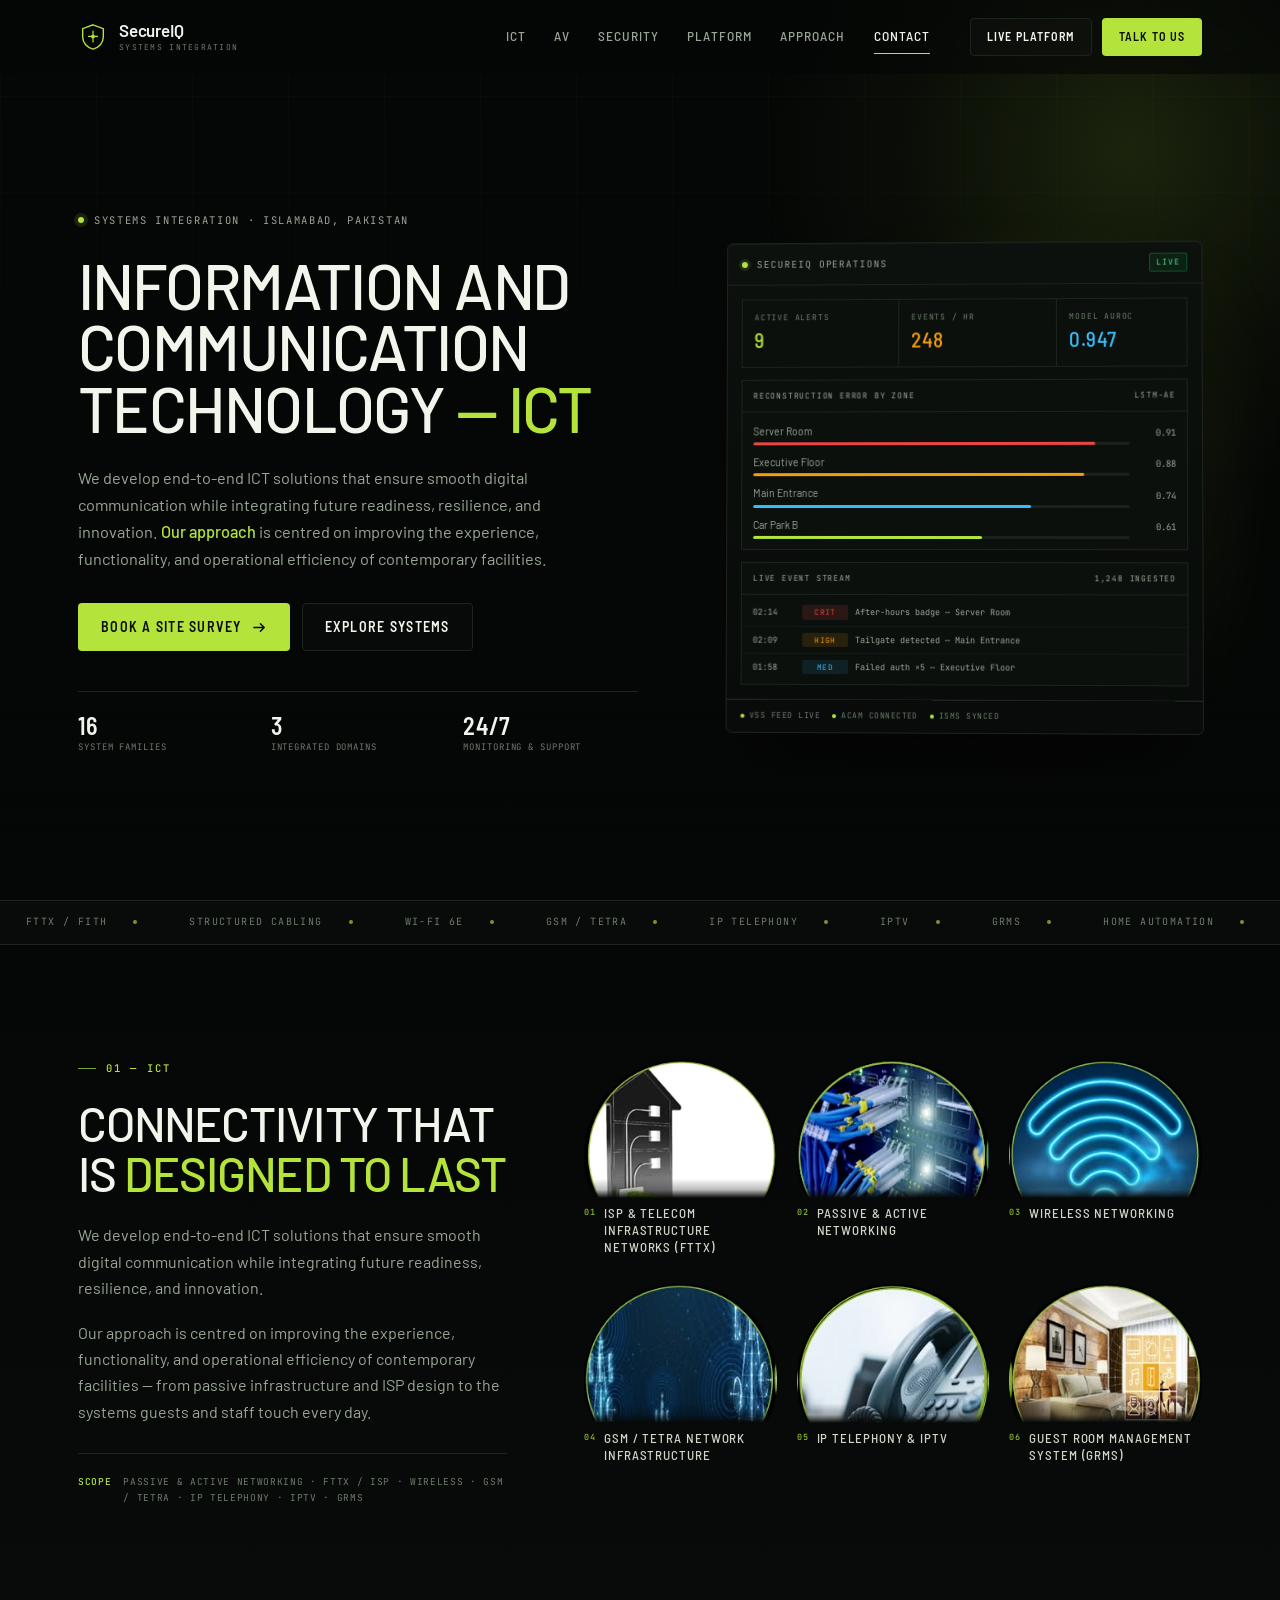
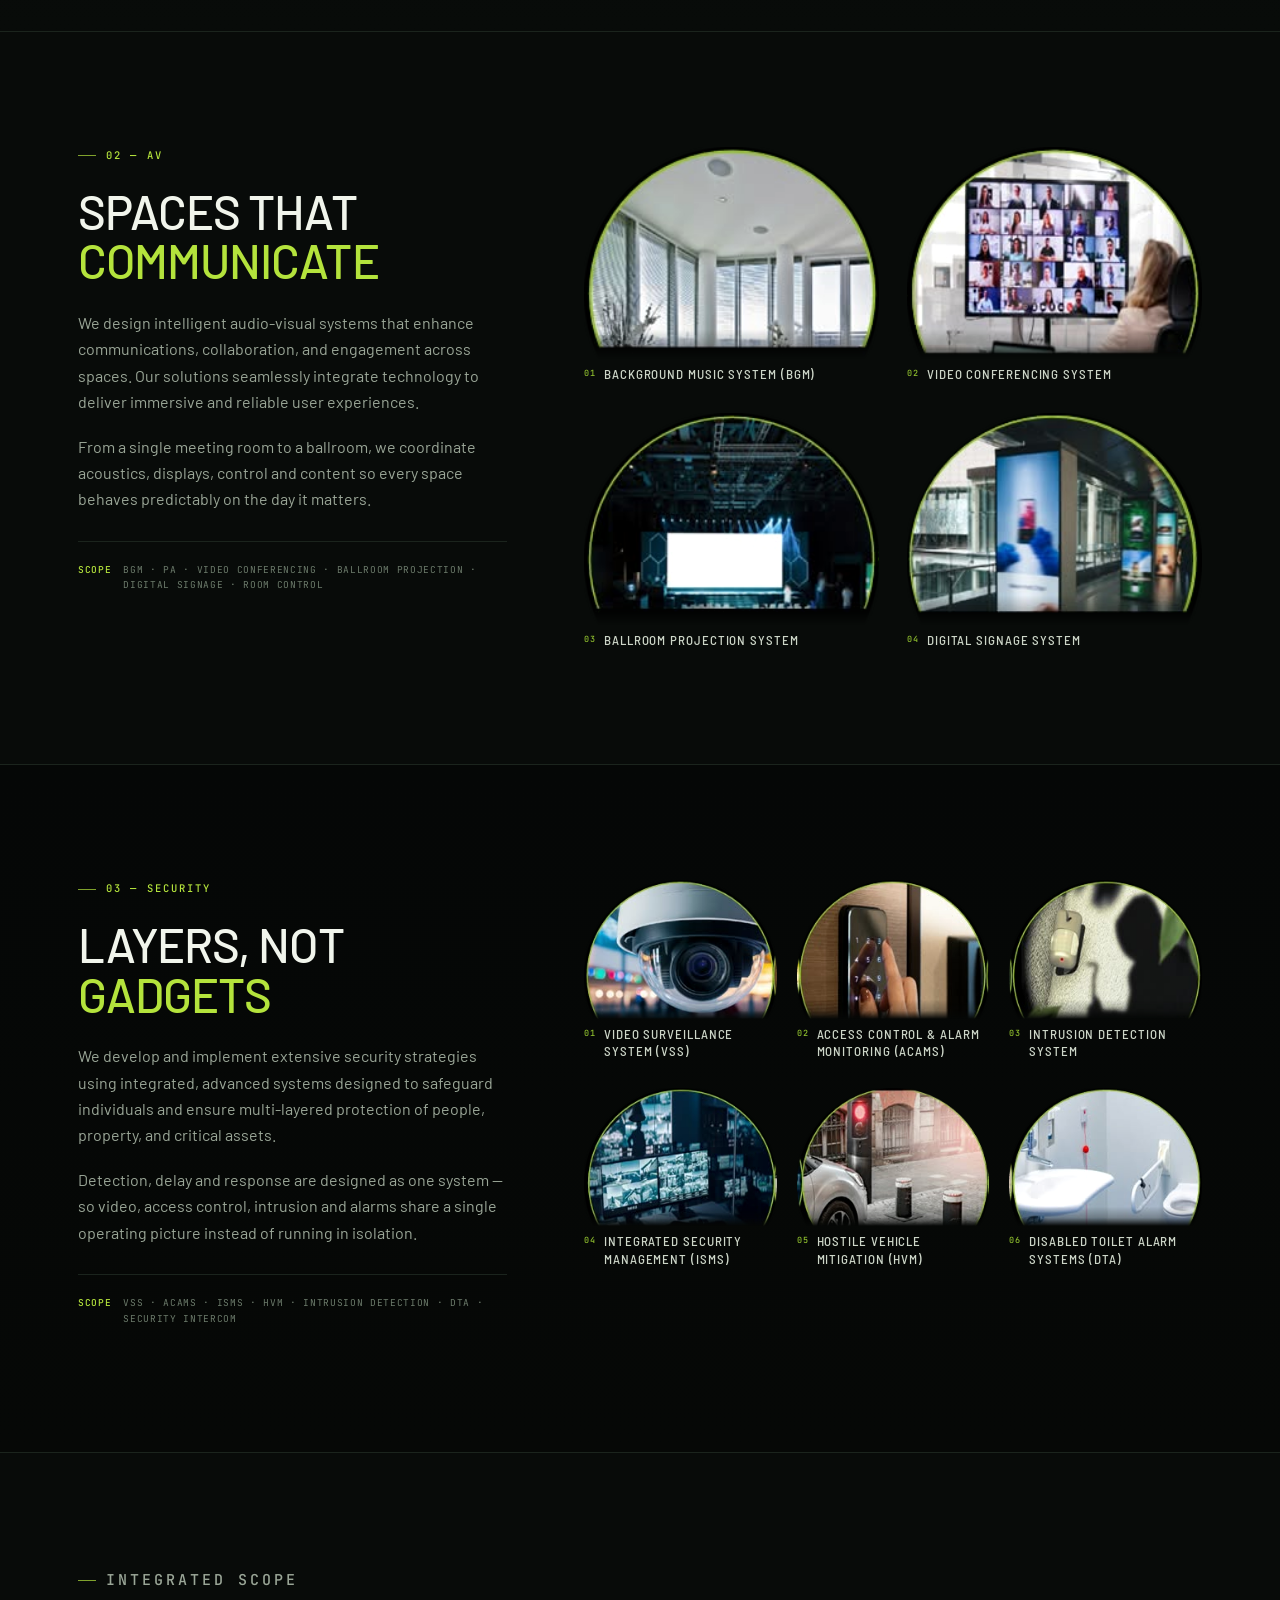
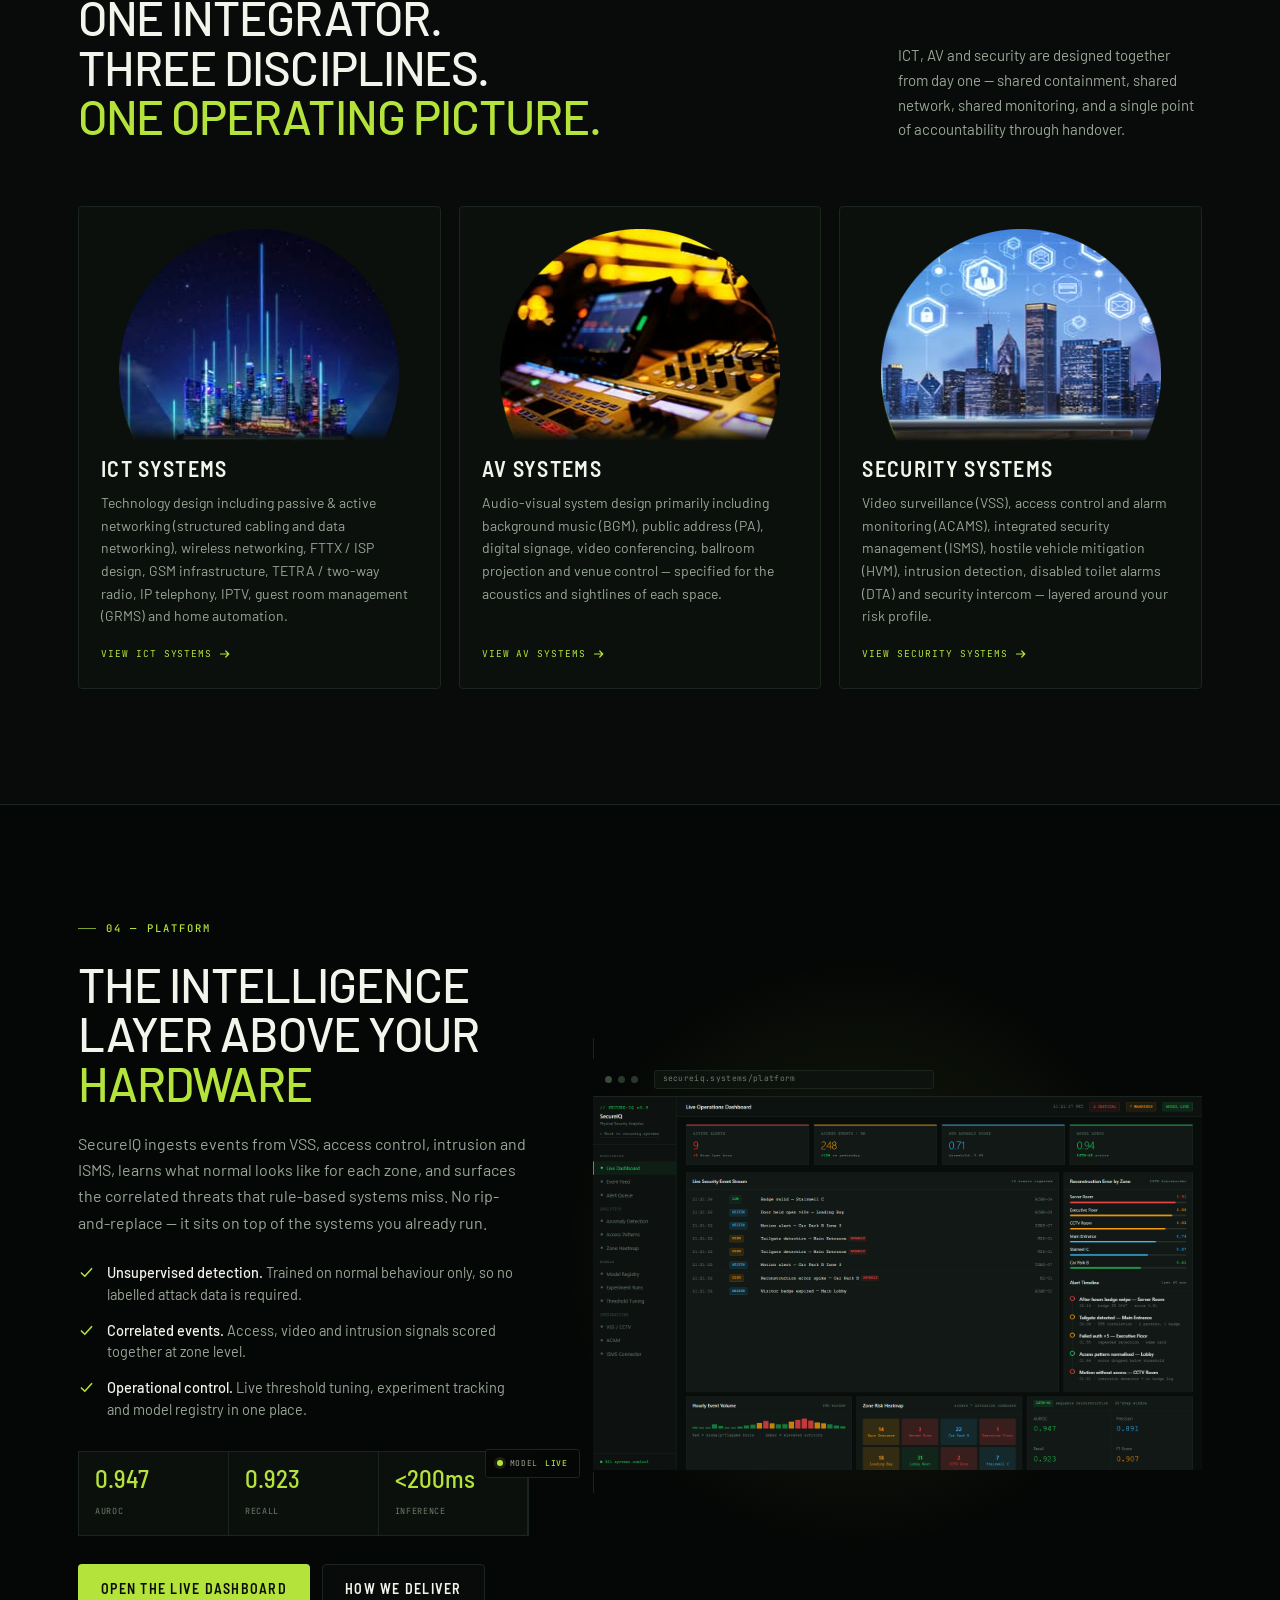
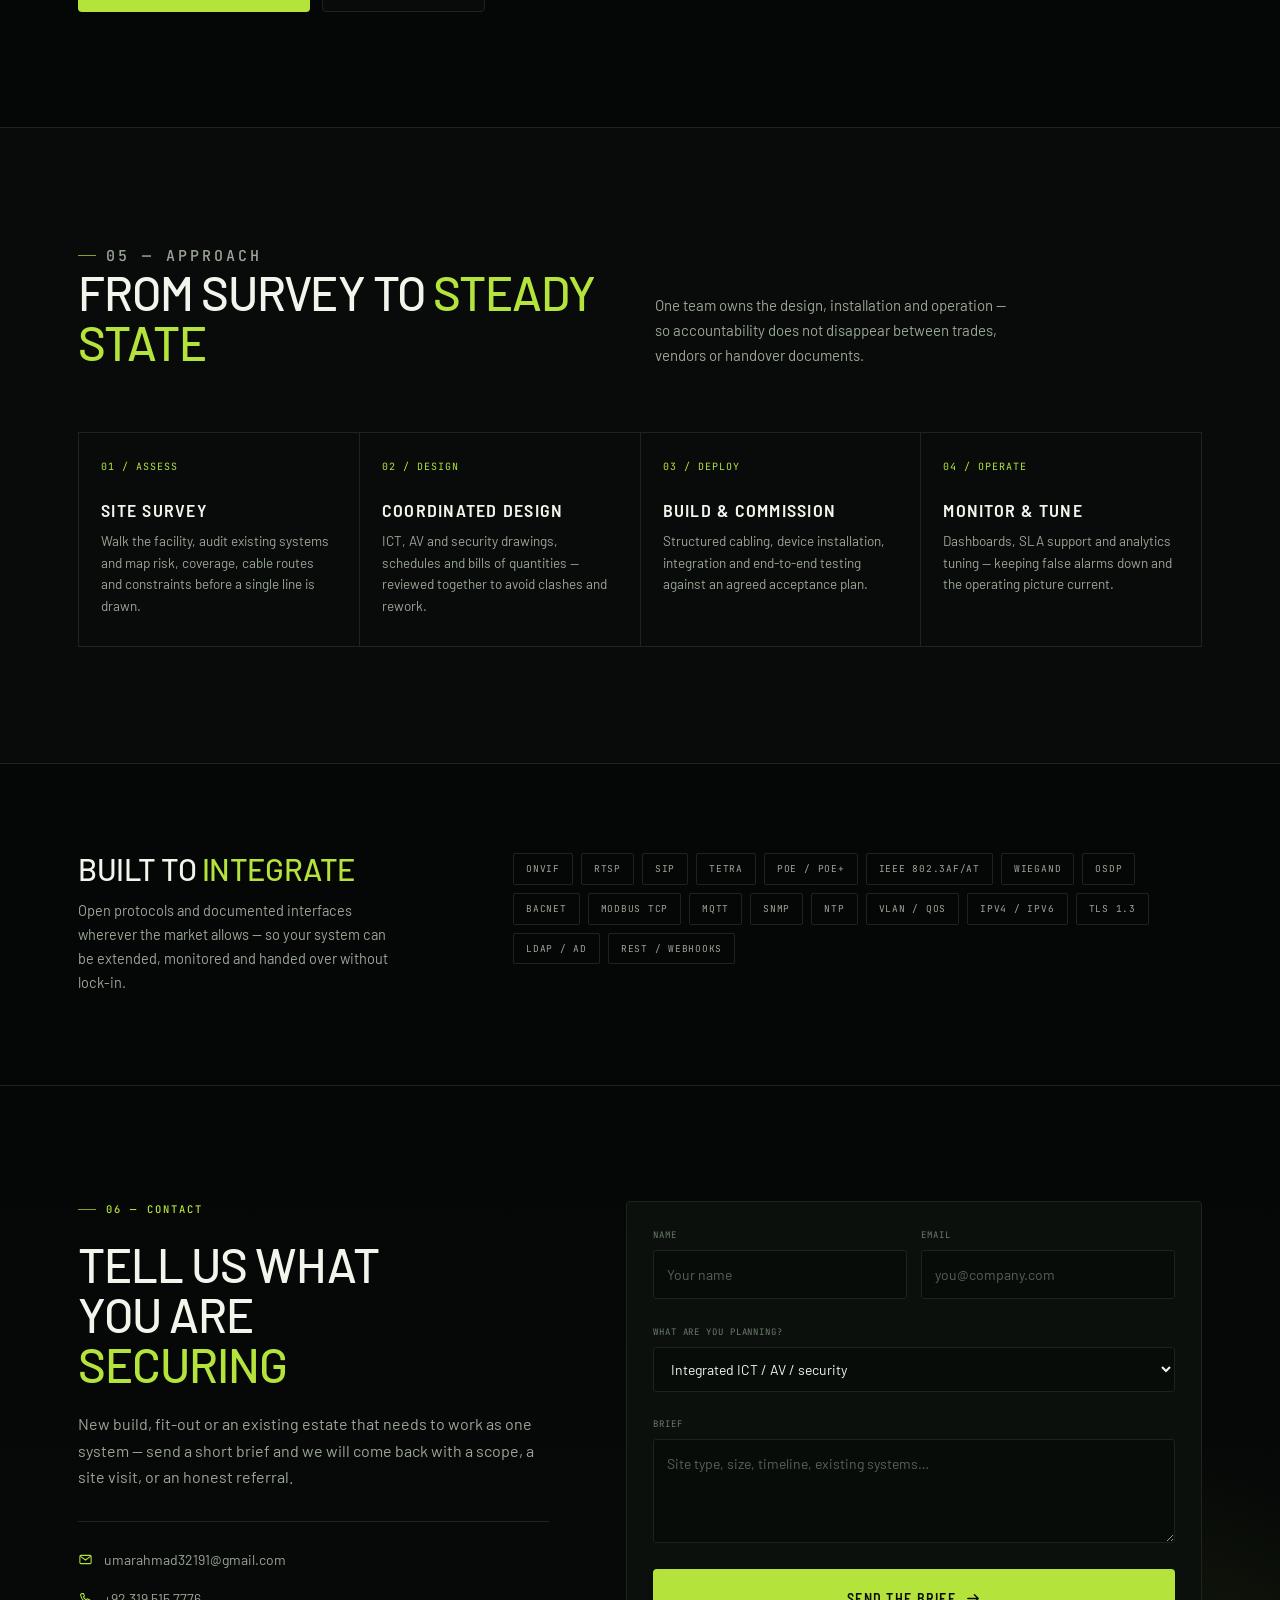
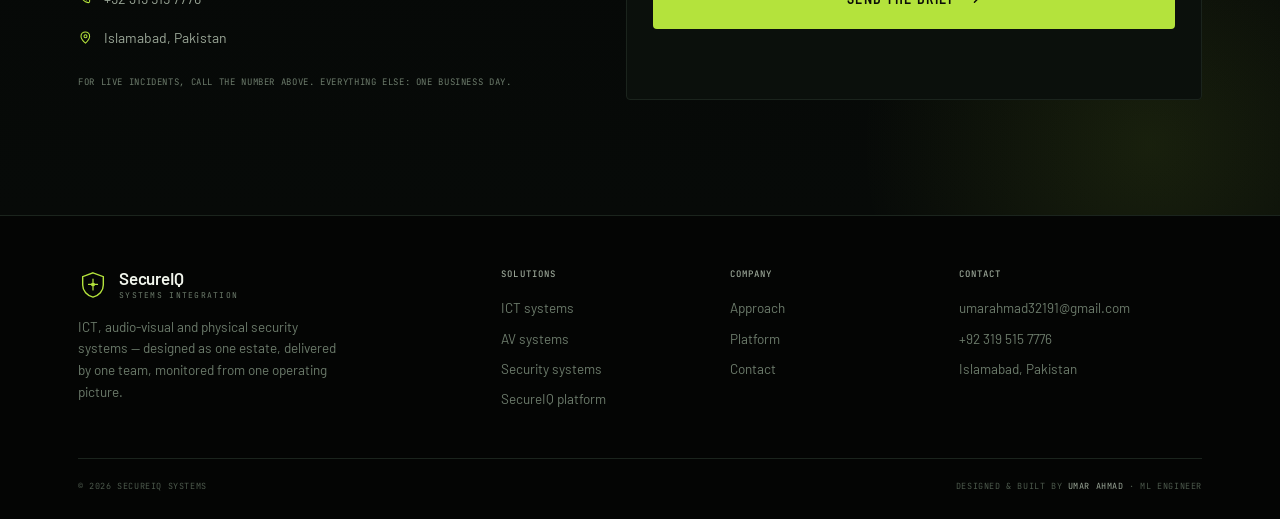
<file: site/index.html>
<!DOCTYPE html>
<html lang="en">
<head>
<meta charset="UTF-8">
<meta name="viewport" content="width=device-width, initial-scale=1.0">
<title>SecureIQ — ICT, AV &amp; Physical Security Systems Integration</title>
<meta name="description" content="SecureIQ designs and delivers integrated ICT, audio-visual and physical security systems — structured cabling and FTTX, video conferencing and digital signage, VSS, access control, intrusion detection, ISMS and hostile vehicle mitigation.">
<meta name="theme-color" content="#050706">
<meta property="og:title" content="SecureIQ — ICT, AV &amp; Physical Security Systems Integration">
<meta property="og:description" content="End-to-end ICT, AV and security systems, designed around how your facility actually operates.">
<meta property="og:type" content="website">
<link rel="icon" href="assets/img/favicon.svg" type="image/svg+xml">
<link rel="preload" href="assets/fonts/barlow-400.woff2" as="font" type="font/woff2" crossorigin>
<link rel="preload" href="assets/fonts/barlow-500.woff2" as="font" type="font/woff2" crossorigin>
<link rel="stylesheet" href="assets/css/style.css">
</head>
<body>
<a class="skip" href="#main">Skip to content</a>

<header class="site-head" id="site-head">
  <div class="wrap head-inner">
    <a class="brand" href="#top" aria-label="SecureIQ home">
      <svg class="brand-mark" viewBox="0 0 32 32" aria-hidden="true">
        <path d="M16 3l11 4.1v8.9c0 6.4-4.7 11.4-11 13-6.3-1.6-11-6.6-11-13V7.1L16 3z" fill="none" stroke="currentColor" stroke-width="1.5"/>
        <circle cx="16" cy="15.4" r="2.2" fill="currentColor"/>
        <path d="M16 9.8v3.2M16 17.8v3.4M11.2 15.4h2.4M18.4 15.4h2.4" stroke="currentColor" stroke-width="1.3" stroke-linecap="round"/>
      </svg>
      <span class="brand-text"><strong>SecureIQ</strong><small>Systems Integration</small></span>
    </a>

    <nav class="nav" id="nav" aria-label="Primary">
      <a href="#ict">ICT</a>
      <a href="#av">AV</a>
      <a href="#security">Security</a>
      <a href="#platform">Platform</a>
      <a href="#approach">Approach</a>
      <a href="#contact">Contact</a>
    </nav>

    <div class="head-actions">
      <a class="btn btn-ghost btn-sm" href="platform.html">Live platform</a>
      <a class="btn btn-lime btn-sm" href="#contact">Talk to us</a>
    </div>

    <button class="menu-btn" id="menu-btn" aria-label="Open menu" aria-controls="nav" aria-expanded="false">
      <span></span><span></span><span></span>
    </button>
  </div>
</header>

<main id="main">

  <section class="hero" id="top">
    <div class="wrap hero-grid">
      <div class="hero-copy">
        <p class="eyebrow"><span class="tick"></span> Systems integration · Islamabad, Pakistan</p>
        <h1>Information and communication technology <span class="hl">— ICT</span></h1>
        <p class="lede">We develop end-to-end ICT solutions that ensure smooth digital communication while integrating future readiness, resilience, and innovation. <span class="hl">Our approach</span> is centred on improving the experience, functionality, and operational efficiency of contemporary facilities.</p>
        <div class="hero-cta">
          <a class="btn btn-lime" href="#contact">Book a site survey
            <svg viewBox="0 0 16 16" fill="none" aria-hidden="true"><path d="M2 8h11M9 4l4 4-4 4" stroke="currentColor" stroke-width="1.6" stroke-linecap="round" stroke-linejoin="round"/></svg>
          </a>
          <a class="btn btn-ghost" href="#ict">Explore systems</a>
        </div>
        <dl class="hero-stats">
          <div><b>16</b><span>System families</span></div>
          <div><b>3</b><span>Integrated domains</span></div>
          <div><b>24/7</b><span>Monitoring &amp; support</span></div>
        </dl>
      </div>

      <div class="hero-visual" aria-label="Preview of the SecureIQ live operations console">
        <div class="console">
          <div class="console-top">
            <span class="live-dot"></span> SecureIQ operations
            <span class="console-tag">LIVE</span>
          </div>
          <div class="console-body">
            <div class="console-kpis">
              <div><span>Active alerts</span><b data-count="9">9</b></div>
              <div><span>Events / hr</span><b data-count="248">248</b></div>
              <div><span>Model AUROC</span><b>0.947</b></div>
            </div>
            <div class="console-panel">
              <div class="console-panel-head"><span>Reconstruction error by zone</span><span>LSTM-AE</span></div>
              <div class="risk-list">
                <div class="risk-row"><div><div class="risk-name">Server Room</div><div class="risk-track"><div class="risk-fill" data-w="91"></div></div></div><div class="risk-val">0.91</div></div>
                <div class="risk-row"><div><div class="risk-name">Executive Floor</div><div class="risk-track"><div class="risk-fill" data-w="88"></div></div></div><div class="risk-val">0.88</div></div>
                <div class="risk-row"><div><div class="risk-name">Main Entrance</div><div class="risk-track"><div class="risk-fill" data-w="74"></div></div></div><div class="risk-val">0.74</div></div>
                <div class="risk-row"><div><div class="risk-name">Car Park B</div><div class="risk-track"><div class="risk-fill" data-w="61"></div></div></div><div class="risk-val">0.61</div></div>
              </div>
            </div>
            <div class="console-panel">
              <div class="console-panel-head"><span>Live event stream</span><span id="mini-count">1,248 ingested</span></div>
              <div class="feed-mini" id="mini-feed" aria-live="off">
                <div class="feed-mini-row"><span class="ev-time">02:14</span><span class="sev sev-critical">CRIT</span><span>After-hours badge — Server Room</span></div>
                <div class="feed-mini-row"><span class="ev-time">02:09</span><span class="sev sev-high">HIGH</span><span>Tailgate detected — Main Entrance</span></div>
                <div class="feed-mini-row"><span class="ev-time">01:58</span><span class="sev sev-medium">MED</span><span>Failed auth ×5 — Executive Floor</span></div>
              </div>
            </div>
          </div>
          <div class="console-foot">
            <span><i></i>VSS feed live</span>
            <span><i></i>ACAM connected</span>
            <span><i></i>ISMS synced</span>
          </div>
        </div>
      </div>
    </div>
  </section>

  <div class="ticker" aria-hidden="true">
    <div class="ticker-track">
      <span class="ticker-item">FTTX / FITH</span><span class="ticker-item">Structured cabling</span><span class="ticker-item">Wi-Fi 6E</span><span class="ticker-item">GSM / TETRA</span><span class="ticker-item">IP telephony</span><span class="ticker-item">IPTV</span><span class="ticker-item">GRMS</span><span class="ticker-item">Home automation</span><span class="ticker-item">BGM / PA</span><span class="ticker-item">Digital signage</span><span class="ticker-item">Video conferencing</span><span class="ticker-item">VSS / CCTV</span><span class="ticker-item">ACAMS</span><span class="ticker-item">ISMS</span><span class="ticker-item">HVM</span><span class="ticker-item">Intrusion detection</span><span class="ticker-item">DTA</span>
      <span class="ticker-item">FTTX / FITH</span><span class="ticker-item">Structured cabling</span><span class="ticker-item">Wi-Fi 6E</span><span class="ticker-item">GSM / TETRA</span><span class="ticker-item">IP telephony</span><span class="ticker-item">IPTV</span><span class="ticker-item">GRMS</span><span class="ticker-item">Home automation</span><span class="ticker-item">BGM / PA</span><span class="ticker-item">Digital signage</span><span class="ticker-item">Video conferencing</span><span class="ticker-item">VSS / CCTV</span><span class="ticker-item">ACAMS</span><span class="ticker-item">ISMS</span><span class="ticker-item">HVM</span><span class="ticker-item">Intrusion detection</span><span class="ticker-item">DTA</span>
    </div>
  </div>

  <section class="sec-ict section-pad" id="ict">
    <div class="wrap">
      <div class="split">
        <div class="split-copy reveal">
          <p class="kicker">01 — ICT</p>
          <h2 class="h2">Connectivity that is <span class="hl">designed to last</span></h2>
          <p class="lede">We develop end-to-end ICT solutions that ensure smooth digital communication while integrating future readiness, resilience, and innovation.</p>
          <p class="lede">Our approach is centred on improving the experience, functionality, and operational efficiency of contemporary facilities — from passive infrastructure and ISP design to the systems guests and staff touch every day.</p>
          <p class="split-note"><b>Scope</b> Passive &amp; active networking · FTTX / ISP · wireless · GSM / TETRA · IP telephony · IPTV · GRMS</p>
        </div>

        <div class="tiles reveal" data-delay="1">
          <figure class="tile">
            <div class="tile-media"><img src="assets/img/ict-isp.png" alt="Fibre and telecom infrastructure reaching a building" loading="lazy" width="234" height="168"></div>
            <figcaption><span class="idx">01</span>ISP &amp; Telecom Infrastructure Networks (FTTX)</figcaption>
          </figure>
          <figure class="tile">
            <div class="tile-media"><img src="assets/img/ict-passive.png" alt="Patch panels and structured cabling in a communications rack" loading="lazy" width="234" height="168"></div>
            <figcaption><span class="idx">02</span>Passive &amp; Active Networking</figcaption>
          </figure>
          <figure class="tile">
            <div class="tile-media"><img src="assets/img/ict-wireless.png" alt="Wireless signal icon" loading="lazy" width="234" height="168"></div>
            <figcaption><span class="idx">03</span>Wireless Networking</figcaption>
          </figure>
          <figure class="tile">
            <div class="tile-media"><img src="assets/img/ict-gsm.png" alt="Digital network infrastructure visualisation" loading="lazy" width="234" height="168"></div>
            <figcaption><span class="idx">04</span>GSM / TETRA Network Infrastructure</figcaption>
          </figure>
          <figure class="tile">
            <div class="tile-media"><img src="assets/img/ict-telephony.png" alt="IP desk telephone" loading="lazy" width="234" height="168"></div>
            <figcaption><span class="idx">05</span>IP Telephony &amp; IPTV</figcaption>
          </figure>
          <figure class="tile">
            <div class="tile-media"><img src="assets/img/ict-grms.png" alt="Hotel guest room with integrated room controls" loading="lazy" width="234" height="168"></div>
            <figcaption><span class="idx">06</span>Guest Room Management System (GRMS)</figcaption>
          </figure>
        </div>
      </div>
    </div>
  </section>

  <section class="sec-av section-pad" id="av">
    <div class="wrap">
      <div class="split">
        <div class="split-copy reveal">
          <p class="kicker">02 — AV</p>
          <h2 class="h2">Spaces that <span class="hl">communicate</span></h2>
          <p class="lede">We design intelligent audio-visual systems that enhance communications, collaboration, and engagement across spaces. Our solutions seamlessly integrate technology to deliver immersive and reliable user experiences.</p>
          <p class="lede">From a single meeting room to a ballroom, we coordinate acoustics, displays, control and content so every space behaves predictably on the day it matters.</p>
          <p class="split-note"><b>Scope</b> BGM · PA · video conferencing · ballroom projection · digital signage · room control</p>
        </div>

        <div class="tiles cols-2 reveal" data-delay="1">
          <figure class="tile">
            <div class="tile-media"><img src="assets/img/av-bgm.png" alt="Ceiling speakers in a glass-walled lounge" loading="lazy" width="234" height="168"></div>
            <figcaption><span class="idx">01</span>Background Music System (BGM)</figcaption>
          </figure>
          <figure class="tile">
            <div class="tile-media"><img src="assets/img/av-vc.png" alt="Video conferencing room with a multi-participant display" loading="lazy" width="234" height="168"></div>
            <figcaption><span class="idx">02</span>Video Conferencing System</figcaption>
          </figure>
          <figure class="tile">
            <div class="tile-media"><img src="assets/img/av-projection.png" alt="Ballroom projection and stage setup" loading="lazy" width="234" height="168"></div>
            <figcaption><span class="idx">03</span>Ballroom Projection System</figcaption>
          </figure>
          <figure class="tile">
            <div class="tile-media"><img src="assets/img/av-signage.png" alt="Digital signage displays in a retail concourse" loading="lazy" width="234" height="168"></div>
            <figcaption><span class="idx">04</span>Digital Signage System</figcaption>
          </figure>
        </div>
      </div>
    </div>
  </section>

  <section class="sec-sec section-pad" id="security">
    <div class="wrap">
      <div class="split">
        <div class="split-copy reveal">
          <p class="kicker">03 — Security</p>
          <h2 class="h2">Layers, not <span class="hl">gadgets</span></h2>
          <p class="lede">We develop and implement extensive security strategies using integrated, advanced systems designed to safeguard individuals and ensure multi-layered protection of people, property, and critical assets.</p>
          <p class="lede">Detection, delay and response are designed as one system — so video, access control, intrusion and alarms share a single operating picture instead of running in isolation.</p>
          <p class="split-note"><b>Scope</b> VSS · ACAMS · ISMS · HVM · intrusion detection · DTA · security intercom</p>
        </div>

        <div class="tiles reveal" data-delay="1">
          <figure class="tile">
            <div class="tile-media"><img src="assets/img/sec-vss.png" alt="Dome CCTV camera at night" loading="lazy" width="234" height="168"></div>
            <figcaption><span class="idx">01</span>Video Surveillance System (VSS)</figcaption>
          </figure>
          <figure class="tile">
            <div class="tile-media"><img src="assets/img/sec-access.png" alt="Fingerprint access control at a door" loading="lazy" width="234" height="168"></div>
            <figcaption><span class="idx">02</span>Access Control &amp; Alarm Monitoring (ACAMS)</figcaption>
          </figure>
          <figure class="tile">
            <div class="tile-media"><img src="assets/img/sec-intrusion.png" alt="Intrusion detector with a shadow on a wall" loading="lazy" width="234" height="168"></div>
            <figcaption><span class="idx">03</span>Intrusion Detection System</figcaption>
          </figure>
          <figure class="tile">
            <div class="tile-media"><img src="assets/img/sec-isms.png" alt="Security operations control room with video walls" loading="lazy" width="234" height="168"></div>
            <figcaption><span class="idx">04</span>Integrated Security Management (ISMS)</figcaption>
          </figure>
          <figure class="tile">
            <div class="tile-media"><img src="assets/img/sec-hvm.png" alt="Hostile vehicle mitigation bollards on a city street" loading="lazy" width="234" height="168"></div>
            <figcaption><span class="idx">05</span>Hostile Vehicle Mitigation (HVM)</figcaption>
          </figure>
          <figure class="tile">
            <div class="tile-media"><img src="assets/img/sec-dta.png" alt="Accessible washroom with a disabled toilet alarm pull cord" loading="lazy" width="234" height="168"></div>
            <figcaption><span class="idx">06</span>Disabled Toilet Alarm Systems (DTA)</figcaption>
          </figure>
        </div>
      </div>
    </div>
  </section>

  <section class="scope section-pad">
    <div class="wrap">
      <div class="scope-head">
        <div>
          <p class="kicker">Integrated scope</p>
          <h2 class="h2">One integrator.<br>Three disciplines.<br><span class="hl">One operating picture.</span></h2>
        </div>
        <p>ICT, AV and security are designed together from day one — shared containment, shared network, shared monitoring, and a single point of accountability through handover.</p>
      </div>

      <div class="scope-grid">
        <article class="scope-card reveal">
          <img src="assets/img/cat-ict.png" alt="Connected city representing ICT infrastructure" loading="lazy" width="290" height="212">
          <h3>ICT Systems</h3>
          <p>Technology design including passive &amp; active networking (structured cabling and data networking), wireless networking, FTTX / ISP design, GSM infrastructure, TETRA / two-way radio, IP telephony, IPTV, guest room management (GRMS) and home automation.</p>
          <a class="more" href="#ict">View ICT systems <svg viewBox="0 0 16 16" fill="none" aria-hidden="true"><path d="M2 8h11M9 4l4 4-4 4" stroke="currentColor" stroke-width="1.6" stroke-linecap="round" stroke-linejoin="round"/></svg></a>
        </article>

        <article class="scope-card reveal" data-delay="1">
          <img src="assets/img/cat-av.png" alt="Audio mixing console representing AV systems" loading="lazy" width="290" height="212">
          <h3>AV Systems</h3>
          <p>Audio-visual system design primarily including background music (BGM), public address (PA), digital signage, video conferencing, ballroom projection and venue control — specified for the acoustics and sightlines of each space.</p>
          <a class="more" href="#av">View AV systems <svg viewBox="0 0 16 16" fill="none" aria-hidden="true"><path d="M2 8h11M9 4l4 4-4 4" stroke="currentColor" stroke-width="1.6" stroke-linecap="round" stroke-linejoin="round"/></svg></a>
        </article>

        <article class="scope-card reveal" data-delay="2">
          <img src="assets/img/cat-security.png" alt="City skyline protected by security icons" loading="lazy" width="290" height="212">
          <h3>Security Systems</h3>
          <p>Video surveillance (VSS), access control and alarm monitoring (ACAMS), integrated security management (ISMS), hostile vehicle mitigation (HVM), intrusion detection, disabled toilet alarms (DTA) and security intercom — layered around your risk profile.</p>
          <a class="more" href="#security">View security systems <svg viewBox="0 0 16 16" fill="none" aria-hidden="true"><path d="M2 8h11M9 4l4 4-4 4" stroke="currentColor" stroke-width="1.6" stroke-linecap="round" stroke-linejoin="round"/></svg></a>
        </article>
      </div>
    </div>
  </section>

  <section class="platform section-pad" id="platform">
    <div class="wrap platform-grid">
      <div class="platform-copy reveal">
        <p class="kicker">04 — Platform</p>
        <h2 class="h2">The intelligence layer above your <span class="hl">hardware</span></h2>
        <p class="lede">SecureIQ ingests events from VSS, access control, intrusion and ISMS, learns what normal looks like for each zone, and surfaces the correlated threats that rule-based systems miss. No rip-and-replace — it sits on top of the systems you already run.</p>
        <ul class="check-list">
          <li><svg viewBox="0 0 20 20" fill="none" aria-hidden="true"><path d="M4 10.5l4 4 8-9" stroke="currentColor" stroke-width="1.8" stroke-linecap="round" stroke-linejoin="round"/></svg><span><b>Unsupervised detection.</b> Trained on normal behaviour only, so no labelled attack data is required.</span></li>
          <li><svg viewBox="0 0 20 20" fill="none" aria-hidden="true"><path d="M4 10.5l4 4 8-9" stroke="currentColor" stroke-width="1.8" stroke-linecap="round" stroke-linejoin="round"/></svg><span><b>Correlated events.</b> Access, video and intrusion signals scored together at zone level.</span></li>
          <li><svg viewBox="0 0 20 20" fill="none" aria-hidden="true"><path d="M4 10.5l4 4 8-9" stroke="currentColor" stroke-width="1.8" stroke-linecap="round" stroke-linejoin="round"/></svg><span><b>Operational control.</b> Live threshold tuning, experiment tracking and model registry in one place.</span></li>
        </ul>
        <div class="metric-row">
          <div><b>0.947</b><span>AUROC</span></div>
          <div><b>0.923</b><span>Recall</span></div>
          <div><b>&lt;200ms</b><span>Inference</span></div>
        </div>
        <div class="platform-actions">
          <a class="btn btn-lime" href="platform.html">Open the live dashboard</a>
          <a class="btn btn-ghost" href="#approach">How we deliver</a>
        </div>
      </div>

      <div class="platform-visual reveal" data-delay="1">
        <a class="shot-frame" href="platform.html" aria-label="Open the SecureIQ platform dashboard">
          <div class="shot-bar">
            <i></i><i></i><i></i>
            <span class="shot-url">secureiq.systems/platform</span>
          </div>
          <img src="assets/img/platform-shot.png" alt="SecureIQ operations dashboard showing live alerts, anomaly scores and a zone risk heatmap" loading="lazy" width="1600" height="980">
          <span class="shot-badge"><span class="live-dot"></span>Model <b>live</b></span>
        </a>
      </div>
    </div>
  </section>

  <section class="approach section-pad" id="approach">
    <div class="wrap">
      <div class="approach-head">
        <div>
          <p class="kicker">05 — Approach</p>
          <h2 class="h2">From survey to <span class="hl">steady state</span></h2>
        </div>
        <p>One team owns the design, installation and operation — so accountability does not disappear between trades, vendors or handover documents.</p>
      </div>

      <div class="steps">
        <article class="step reveal">
          <span class="num">01 / ASSESS</span>
          <h3>Site survey</h3>
          <p>Walk the facility, audit existing systems and map risk, coverage, cable routes and constraints before a single line is drawn.</p>
        </article>
        <article class="step reveal" data-delay="1">
          <span class="num">02 / DESIGN</span>
          <h3>Coordinated design</h3>
          <p>ICT, AV and security drawings, schedules and bills of quantities — reviewed together to avoid clashes and rework.</p>
        </article>
        <article class="step reveal" data-delay="2">
          <span class="num">03 / DEPLOY</span>
          <h3>Build &amp; commission</h3>
          <p>Structured cabling, device installation, integration and end-to-end testing against an agreed acceptance plan.</p>
        </article>
        <article class="step reveal" data-delay="3">
          <span class="num">04 / OPERATE</span>
          <h3>Monitor &amp; tune</h3>
          <p>Dashboards, SLA support and analytics tuning — keeping false alarms down and the operating picture current.</p>
        </article>
      </div>
    </div>
  </section>

  <section class="standards">
    <div class="wrap standards-grid">
      <div>
        <h2>Built to <span class="hl">integrate</span></h2>
        <p>Open protocols and documented interfaces wherever the market allows — so your system can be extended, monitored and handed over without lock-in.</p>
      </div>
      <div class="chips" aria-label="Supported protocols and standards">
        <span class="chip">ONVIF</span><span class="chip">RTSP</span><span class="chip">SIP</span><span class="chip">TETRA</span><span class="chip">PoE / PoE+</span><span class="chip">IEEE 802.3af/at</span><span class="chip">Wiegand</span><span class="chip">OSDP</span><span class="chip">BACnet</span><span class="chip">Modbus TCP</span><span class="chip">MQTT</span><span class="chip">SNMP</span><span class="chip">NTP</span><span class="chip">VLAN / QoS</span><span class="chip">IPv4 / IPv6</span><span class="chip">TLS 1.3</span><span class="chip">LDAP / AD</span><span class="chip">REST / Webhooks</span>
      </div>
    </div>
  </section>

  <section class="contact section-pad" id="contact">
    <div class="wrap contact-grid">
      <div class="contact-copy reveal">
        <p class="kicker">06 — Contact</p>
        <h2 class="h2">Tell us what you are <span class="hl">securing</span></h2>
        <p class="lede">New build, fit-out or an existing estate that needs to work as one system — send a short brief and we will come back with a scope, a site visit, or an honest referral.</p>
        <div class="contact-details">
          <a href="mailto:umarahmad32191@gmail.com">
            <svg viewBox="0 0 20 20" fill="none" aria-hidden="true"><rect x="2.5" y="4.5" width="15" height="11" rx="1.5" stroke="currentColor" stroke-width="1.4"/><path d="M3 5.5l7 5.2 7-5.2" stroke="currentColor" stroke-width="1.4"/></svg>
            umarahmad32191@gmail.com
          </a>
          <a href="tel:+923195157776">
            <svg viewBox="0 0 20 20" fill="none" aria-hidden="true"><path d="M5.2 3.5h2.2l1.2 3.2-1.5 1.1a9.4 9.4 0 004.1 4.1l1.1-1.5 3.2 1.2v2.2a1.7 1.7 0 01-1.9 1.7A13.4 13.4 0 013.5 5.4a1.7 1.7 0 011.7-1.9z" stroke="currentColor" stroke-width="1.4" stroke-linejoin="round"/></svg>
            +92 319 515 7776
          </a>
          <span>
            <svg viewBox="0 0 20 20" fill="none" aria-hidden="true"><path d="M10 17.5s5.5-5 5.5-9.2A5.5 5.5 0 004 8.3c0 4.2 6 9.2 6 9.2z" stroke="currentColor" stroke-width="1.4"/><circle cx="10" cy="8.2" r="2" stroke="currentColor" stroke-width="1.4"/></svg>
            Islamabad, Pakistan
          </span>
        </div>
        <p class="contact-note">For live incidents, call the number above. Everything else: one business day.</p>
      </div>

      <form class="form reveal" data-delay="1" id="contact-form" novalidate>
        <div class="form-row">
          <div class="field">
            <label for="name">Name</label>
            <input id="name" name="name" type="text" placeholder="Your name" required autocomplete="name">
          </div>
          <div class="field">
            <label for="email">Email</label>
            <input id="email" name="email" type="email" placeholder="you@company.com" required autocomplete="email">
          </div>
        </div>
        <div class="field">
          <label for="system">What are you planning?</label>
          <select id="system" name="system">
            <option>Integrated ICT / AV / security</option>
            <option>ICT &amp; structured cabling</option>
            <option>Audio-visual systems</option>
            <option>Video surveillance &amp; access control</option>
            <option>Security analytics / SecureIQ</option>
            <option>Something else</option>
          </select>
        </div>
        <div class="field">
          <label for="message">Brief</label>
          <textarea id="message" name="message" placeholder="Site type, size, timeline, existing systems…" required></textarea>
        </div>
        <button class="btn btn-lime" type="submit">Send the brief
          <svg viewBox="0 0 16 16" fill="none" aria-hidden="true"><path d="M2 8h11M9 4l4 4-4 4" stroke="currentColor" stroke-width="1.6" stroke-linecap="round" stroke-linejoin="round"/></svg>
        </button>
        <p class="form-status" role="status" aria-live="polite" id="form-status"></p>
      </form>
    </div>
  </section>
</main>

<footer class="footer">
  <div class="wrap">
    <div class="footer-grid">
      <div class="footer-brand">
        <a class="brand" href="#top" aria-label="SecureIQ home">
          <svg class="brand-mark" viewBox="0 0 32 32" aria-hidden="true">
            <path d="M16 3l11 4.1v8.9c0 6.4-4.7 11.4-11 13-6.3-1.6-11-6.6-11-13V7.1L16 3z" fill="none" stroke="currentColor" stroke-width="1.5"/>
            <circle cx="16" cy="15.4" r="2.2" fill="currentColor"/>
            <path d="M16 9.8v3.2M16 17.8v3.4M11.2 15.4h2.4M18.4 15.4h2.4" stroke="currentColor" stroke-width="1.3" stroke-linecap="round"/>
          </svg>
          <span class="brand-text"><strong>SecureIQ</strong><small>Systems Integration</small></span>
        </a>
        <p>ICT, audio-visual and physical security systems — designed as one estate, delivered by one team, monitored from one operating picture.</p>
      </div>
      <div class="footer-col">
        <h4>Solutions</h4>
        <a href="#ict">ICT systems</a>
        <a href="#av">AV systems</a>
        <a href="#security">Security systems</a>
        <a href="platform.html">SecureIQ platform</a>
      </div>
      <div class="footer-col">
        <h4>Company</h4>
        <a href="#approach">Approach</a>
        <a href="#platform">Platform</a>
        <a href="#contact">Contact</a>
      </div>
      <div class="footer-col">
        <h4>Contact</h4>
        <a href="mailto:umarahmad32191@gmail.com">umarahmad32191@gmail.com</a>
        <a href="tel:+923195157776">+92 319 515 7776</a>
        <span>Islamabad, Pakistan</span>
      </div>
    </div>
    <div class="footer-bottom">
      <span>© <span id="year">2026</span> SecureIQ Systems</span>
      <span>Designed &amp; built by <a href="mailto:umarahmad32191@gmail.com">Umar Ahmad</a> · ML Engineer</span>
    </div>
  </div>
</footer>

<script src="assets/js/main.js" defer></script>
</body>
</html>
</file>
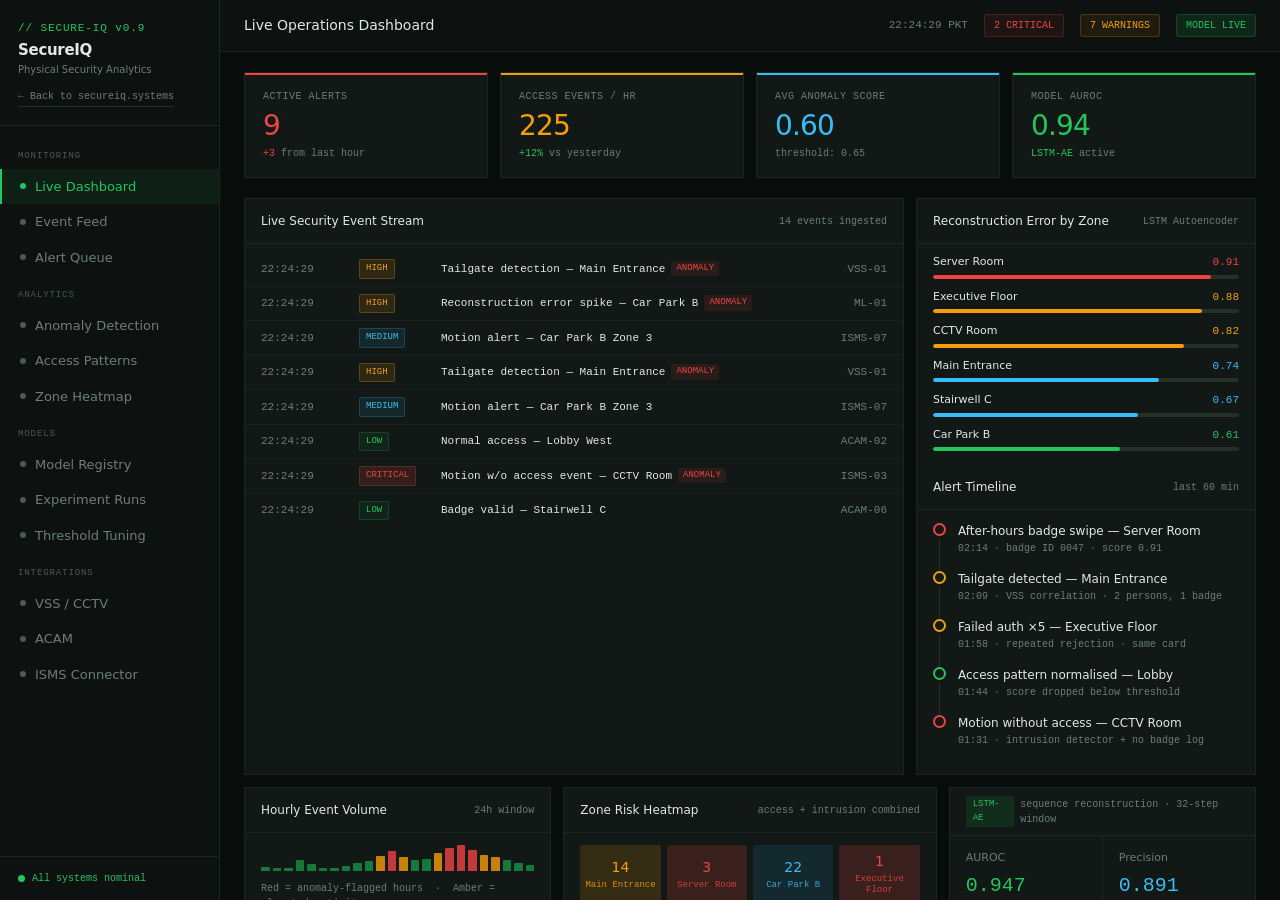
<file: site/platform.html>
<!DOCTYPE html>
<html lang="en">
<head>
<meta charset="UTF-8">
<meta name="viewport" content="width=device-width, initial-scale=1.0">
<title>SecureIQ — Physical Security Analytics Platform</title>
<style>
  :root {
    --black:    #080c0a;
    --surface:  #0d1210;
    --panel:    #111815;
    --border:   #1c2620;
    --border2:  #243028;
    --green:    #22c55e;
    --green-dim:#16a34a;
    --green-bg: rgba(34,197,94,0.07);
    --green-bg2:rgba(34,197,94,0.12);
    --amber:    #f59e0b;
    --amber-bg: rgba(245,158,11,0.08);
    --red:      #ef4444;
    --red-bg:   rgba(239,68,68,0.08);
    --blue:     #38bdf8;
    --blue-bg:  rgba(56,189,248,0.07);
    --text:     #e2e8e4;
    --muted:    #6b7f74;
    --muted2:   #4a5c52;
    --mono:     'JetBrains Mono', 'Fira Code', 'Courier New', monospace;
    --sans:     'Inter', system-ui, sans-serif;
  }
  *, *::before, *::after { box-sizing: border-box; margin: 0; padding: 0; }
  html { font-size: 14px; }
  body { background: var(--black); color: var(--text); font-family: var(--sans); min-height: 100vh; line-height: 1.5; }
  .app { display: flex; height: 100vh; overflow: hidden; }
  .sidebar { width: 220px; flex-shrink: 0; background: var(--surface); border-right: 1px solid var(--border); display: flex; flex-direction: column; }
  .main { flex: 1; overflow-y: auto; display: flex; flex-direction: column; }
  .logo { padding: 20px 18px 18px; border-bottom: 1px solid var(--border); }
  .logo-mark { font-family: var(--mono); font-size: 11px; color: var(--green); letter-spacing: 0.08em; margin-bottom: 2px; }
  .logo-name { font-size: 15px; font-weight: 600; color: var(--text); letter-spacing: -0.02em; }
  .logo-sub { font-size: 10px; color: var(--muted); margin-top: 1px; }
  .logo-back { display: inline-block; margin-top: 12px; font-family: var(--mono); font-size: 10px; color: var(--muted); text-decoration: none; border-bottom: 1px solid var(--border2); padding-bottom: 2px; }
  .logo-back:hover { color: var(--green); border-color: var(--green); }
  .nav { padding: 10px 0; flex: 1; }
  .nav-section { font-family: var(--mono); font-size: 9px; color: var(--muted2); padding: 14px 18px 5px; letter-spacing: 0.1em; }
  .nav-item { display: flex; align-items: center; gap: 9px; padding: 8px 18px; font-size: 13px; color: var(--muted); cursor: pointer; transition: all 0.15s; border-left: 2px solid transparent; }
  .nav-item:hover { color: var(--text); background: var(--green-bg); }
  .nav-item.active { color: var(--green); border-left-color: var(--green); background: var(--green-bg); }
  .nav-dot { width: 6px; height: 6px; border-radius: 50%; background: var(--muted2); flex-shrink: 0; }
  .nav-item.active .nav-dot { background: var(--green); }
  .sidebar-footer { padding: 14px 18px; border-top: 1px solid var(--border); }
  .status-pill { display: flex; align-items: center; gap: 7px; font-family: var(--mono); font-size: 10px; color: var(--green); }
  .pulse { width: 7px; height: 7px; border-radius: 50%; background: var(--green); animation: pulse 2s infinite; }
  @keyframes pulse { 0%,100% { opacity:1; transform:scale(1); } 50% { opacity:0.4; transform:scale(0.85); } }
  .topbar { height: 52px; background: var(--surface); border-bottom: 1px solid var(--border); display: flex; align-items: center; padding: 0 24px; gap: 16px; flex-shrink: 0; }
  .topbar-title { font-size: 14px; font-weight: 500; flex: 1; }
  .topbar-meta { font-family: var(--mono); font-size: 11px; color: var(--muted); }
  .badge { padding: 3px 9px; border-radius: 3px; font-family: var(--mono); font-size: 10px; font-weight: 500; }
  .badge-red { background: var(--red-bg); color: var(--red); border: 1px solid rgba(239,68,68,0.2); }
  .badge-amber { background: var(--amber-bg); color: var(--amber); border: 1px solid rgba(245,158,11,0.2); }
  .badge-green { background: var(--green-bg2); color: var(--green); border: 1px solid rgba(34,197,94,0.2); }
  .content { padding: 20px 24px; flex: 1; }
  .stats-row { display: grid; grid-template-columns: repeat(4,1fr); gap: 12px; margin-bottom: 20px; }
  .stat-card { background: var(--panel); border: 1px solid var(--border); padding: 16px 18px; position: relative; overflow: hidden; }
  .stat-card::before { content: ''; position: absolute; top: 0; left: 0; right: 0; height: 2px; }
  .stat-card.green::before { background: var(--green); }
  .stat-card.red::before { background: var(--red); }
  .stat-card.amber::before { background: var(--amber); }
  .stat-card.blue::before { background: var(--blue); }
  .stat-label { font-family: var(--mono); font-size: 10px; color: var(--muted); letter-spacing: 0.05em; margin-bottom: 8px; }
  .stat-value { font-size: 28px; font-weight: 300; letter-spacing: -0.03em; line-height: 1; margin-bottom: 6px; }
  .stat-value.green { color: var(--green); }
  .stat-value.red { color: var(--red); }
  .stat-value.amber { color: var(--amber); }
  .stat-value.blue { color: var(--blue); }
  .stat-delta { font-family: var(--mono); font-size: 10px; color: var(--muted); }
  .stat-delta span { color: var(--green); }
  .stat-delta span.neg { color: var(--red); }
  .two-col { display: grid; grid-template-columns: 1fr 340px; gap: 12px; margin-bottom: 12px; }
  .three-col { display: grid; grid-template-columns: 1fr 1fr 1fr; gap: 12px; margin-bottom: 12px; }
  .panel { background: var(--panel); border: 1px solid var(--border); }
  .panel-header { padding: 13px 16px; border-bottom: 1px solid var(--border); display: flex; align-items: center; justify-content: space-between; }
  .panel-title { font-size: 12px; font-weight: 500; color: var(--text); }
  .panel-sub { font-family: var(--mono); font-size: 10px; color: var(--muted); }
  .event-feed { height: 280px; overflow-y: auto; padding: 8px 0; }
  .event-feed::-webkit-scrollbar { width: 3px; }
  .event-feed::-webkit-scrollbar-thumb { background: var(--border2); }
  .event-row { display: grid; grid-template-columns: 90px 74px 1fr 80px; gap: 8px; padding: 7px 16px; font-family: var(--mono); font-size: 11px; border-bottom: 1px solid rgba(28,38,32,0.6); align-items: center; }
  .event-row:hover { background: var(--green-bg); }
  .event-row.new { animation: flashRow 1.2s ease-out; }
  @keyframes flashRow { 0% { background: rgba(34,197,94,0.15); } 100% { background: transparent; } }
  .ev-time { color: var(--muted); }
  .ev-severity { padding: 2px 6px; border-radius: 2px; font-size: 9px; font-weight: 500; text-align: center; width: fit-content; }
  .sev-critical { background: rgba(239,68,68,0.15); color: var(--red); border: 1px solid rgba(239,68,68,0.25); }
  .sev-high { background: rgba(245,158,11,0.12); color: var(--amber); border: 1px solid rgba(245,158,11,0.25); }
  .sev-medium { background: rgba(56,189,248,0.1); color: var(--blue); border: 1px solid rgba(56,189,248,0.2); }
  .sev-low { background: var(--green-bg); color: var(--green); border: 1px solid rgba(34,197,94,0.2); }
  .ev-desc { color: var(--text); font-size: 11px; }
  .ev-source { color: var(--muted); text-align: right; }
  .ev-anomaly { display: inline-block; padding: 1px 5px; background: rgba(239,68,68,0.1); color: var(--red); font-size: 9px; border-radius: 2px; margin-left: 6px; vertical-align: middle; }
  .score-list { padding: 10px 16px; display: flex; flex-direction: column; gap: 10px; }
  .score-item { display: flex; flex-direction: column; gap: 4px; }
  .score-label { display: flex; justify-content: space-between; font-size: 11px; }
  .score-name { color: var(--text); }
  .score-val { font-family: var(--mono); font-size: 11px; }
  .score-bar-track { height: 4px; background: var(--border2); border-radius: 2px; overflow: hidden; }
  .score-bar-fill { height: 100%; border-radius: 2px; transition: width 1.5s ease-out; }
  .sparkline { display: flex; align-items: flex-end; gap: 3px; height: 48px; padding: 12px 16px 10px; }
  .spark-bar { flex: 1; background: var(--green-dim); border-radius: 1px 1px 0 0; opacity: 0.7; min-height: 3px; }
  .spark-bar.alert { background: var(--red); opacity: 0.8; }
  .spark-bar.warn { background: var(--amber); opacity: 0.8; }
  .zone-grid { display: grid; grid-template-columns: repeat(4,1fr); gap: 6px; padding: 12px 16px; }
  .zone-cell { aspect-ratio: 1.4; border-radius: 2px; display: flex; flex-direction: column; align-items: center; justify-content: center; gap: 2px; border: 1px solid transparent; transition: transform 0.15s; }
  .zone-cell:hover { transform: scale(1.04); border-color: var(--border2); }
  .zone-name { font-size: 9px; font-family: var(--mono); opacity: 0.85; text-align: center; line-height: 1.2; }
  .zone-count { font-size: 14px; font-weight: 500; }
  .metrics-row { display: grid; grid-template-columns: 1fr 1fr; gap: 1px; background: var(--border); }
  .metric-cell { background: var(--panel); padding: 14px 16px; }
  .metric-name { font-size: 11px; color: var(--muted); margin-bottom: 4px; }
  .metric-val { font-family: var(--mono); font-size: 20px; font-weight: 400; }
  .metric-val.green { color: var(--green); }
  .metric-val.blue { color: var(--blue); }
  .metric-val.amber { color: var(--amber); }
  .arch-badge { display: flex; align-items: center; gap: 6px; padding: 8px 16px; border-bottom: 1px solid var(--border); font-family: var(--mono); font-size: 10px; color: var(--muted); }
  .arch-tag { padding: 2px 7px; border-radius: 2px; background: var(--green-bg2); color: var(--green); font-size: 9px; font-weight: 500; }
  .timeline { padding: 12px 16px; display: flex; flex-direction: column; gap: 0; }
  .timeline-item { display: flex; gap: 12px; padding-bottom: 14px; position: relative; }
  .timeline-item:not(:last-child)::after { content: ''; position: absolute; left: 6px; top: 16px; bottom: 0; width: 1px; background: var(--border2); }
  .t-dot { width: 13px; height: 13px; border-radius: 50%; border: 2px solid; flex-shrink: 0; margin-top: 1px; position: relative; z-index: 1; background: var(--panel); }
  .t-dot.red { border-color: var(--red); }
  .t-dot.amber { border-color: var(--amber); }
  .t-dot.green { border-color: var(--green); }
  .t-content { flex: 1; }
  .t-title { font-size: 12px; font-weight: 500; color: var(--text); }
  .t-meta { font-family: var(--mono); font-size: 10px; color: var(--muted); margin-top: 1px; }
  .footer-strip { height: 32px; background: var(--surface); border-top: 1px solid var(--border); display: flex; align-items: center; padding: 0 24px; gap: 20px; flex-shrink: 0; }
  .footer-item { font-family: var(--mono); font-size: 10px; color: var(--muted); display: flex; align-items: center; gap: 5px; }
  .footer-dot { width: 5px; height: 5px; border-radius: 50%; }
  .about-section { padding: 24px; border-top: 1px solid var(--border); background: var(--surface); }
  .about-title { font-family: var(--mono); font-size: 11px; color: var(--green); letter-spacing: 0.08em; margin-bottom: 14px; }
  .about-grid { display: grid; grid-template-columns: repeat(3,1fr); gap: 1px; background: var(--border); margin-bottom: 16px; }
  .about-cell { background: var(--panel); padding: 14px 16px; }
  .about-cell-title { font-size: 11px; font-weight: 500; color: var(--text); margin-bottom: 6px; }
  .about-cell p { font-size: 11px; color: var(--muted); line-height: 1.6; }
  .tag-row { display: flex; flex-wrap: wrap; gap: 5px; }
  .tag { padding: 3px 8px; background: var(--panel); border: 1px solid var(--border2); border-radius: 2px; font-family: var(--mono); font-size: 10px; color: var(--muted); }
  .tag.green { color: var(--green); border-color: rgba(34,197,94,0.3); background: var(--green-bg); }
  @media (max-width:900px) { .sidebar{display:none;} .stats-row{grid-template-columns:1fr 1fr;} .two-col{grid-template-columns:1fr;} .three-col{grid-template-columns:1fr;} .about-grid{grid-template-columns:1fr;} }
</style>
</head>
<body>
<div class="app">
  <aside class="sidebar">
    <div class="logo">
      <div class="logo-mark">// SECURE-IQ v0.9</div>
      <div class="logo-name">SecureIQ</div>
      <div class="logo-sub">Physical Security Analytics</div>
      <a class="logo-back" href="index.html">&#8592; Back to secureiq.systems</a>
    </div>
    <nav class="nav">
      <div class="nav-section">MONITORING</div>
      <div class="nav-item active"><span class="nav-dot"></span>Live Dashboard</div>
      <div class="nav-item"><span class="nav-dot"></span>Event Feed</div>
      <div class="nav-item"><span class="nav-dot"></span>Alert Queue</div>
      <div class="nav-section">ANALYTICS</div>
      <div class="nav-item"><span class="nav-dot"></span>Anomaly Detection</div>
      <div class="nav-item"><span class="nav-dot"></span>Access Patterns</div>
      <div class="nav-item"><span class="nav-dot"></span>Zone Heatmap</div>
      <div class="nav-section">MODELS</div>
      <div class="nav-item"><span class="nav-dot"></span>Model Registry</div>
      <div class="nav-item"><span class="nav-dot"></span>Experiment Runs</div>
      <div class="nav-item"><span class="nav-dot"></span>Threshold Tuning</div>
      <div class="nav-section">INTEGRATIONS</div>
      <div class="nav-item"><span class="nav-dot"></span>VSS / CCTV</div>
      <div class="nav-item"><span class="nav-dot"></span>ACAM</div>
      <div class="nav-item"><span class="nav-dot"></span>ISMS Connector</div>
    </nav>
    <div class="sidebar-footer">
      <div class="status-pill"><div class="pulse"></div>All systems nominal</div>
    </div>
  </aside>

  <div class="main">
    <div class="topbar">
      <span class="topbar-title">Live Operations Dashboard</span>
      <span class="topbar-meta" id="clock">--:--:--</span>
      <span class="badge badge-red" id="crit-badge">2 CRITICAL</span>
      <span class="badge badge-amber">7 WARNINGS</span>
      <span class="badge badge-green">MODEL LIVE</span>
    </div>

    <div class="content">
      <div class="stats-row">
        <div class="stat-card red">
          <div class="stat-label">ACTIVE ALERTS</div>
          <div class="stat-value red" id="s-alerts">0</div>
          <div class="stat-delta"><span class="neg">+3</span> from last hour</div>
        </div>
        <div class="stat-card amber">
          <div class="stat-label">ACCESS EVENTS / HR</div>
          <div class="stat-value amber" id="s-access">0</div>
          <div class="stat-delta"><span>+12%</span> vs yesterday</div>
        </div>
        <div class="stat-card blue">
          <div class="stat-label">AVG ANOMALY SCORE</div>
          <div class="stat-value blue" id="s-score">0.00</div>
          <div class="stat-delta">threshold: 0.65</div>
        </div>
        <div class="stat-card green">
          <div class="stat-label">MODEL AUROC</div>
          <div class="stat-value green">0.94</div>
          <div class="stat-delta"><span>LSTM-AE</span> active</div>
        </div>
      </div>

      <div class="two-col">
        <div class="panel">
          <div class="panel-header">
            <span class="panel-title">Live Security Event Stream</span>
            <span class="panel-sub" id="feed-count">0 events ingested</span>
          </div>
          <div class="event-feed" id="event-feed"></div>
        </div>
        <div class="panel">
          <div class="panel-header">
            <span class="panel-title">Reconstruction Error by Zone</span>
            <span class="panel-sub">LSTM Autoencoder</span>
          </div>
          <div class="score-list" id="score-list"></div>
          <div class="panel-header" style="margin-top:4px">
            <span class="panel-title">Alert Timeline</span>
            <span class="panel-sub">last 60 min</span>
          </div>
          <div class="timeline" id="timeline"></div>
        </div>
      </div>

      <div class="three-col">
        <div class="panel">
          <div class="panel-header">
            <span class="panel-title">Hourly Event Volume</span>
            <span class="panel-sub">24h window</span>
          </div>
          <div class="sparkline" id="sparkline"></div>
          <div style="padding:0 16px 12px;font-family:var(--mono);font-size:10px;color:var(--muted)">
            Red = anomaly-flagged hours &nbsp;·&nbsp; Amber = elevated activity
          </div>
        </div>
        <div class="panel">
          <div class="panel-header">
            <span class="panel-title">Zone Risk Heatmap</span>
            <span class="panel-sub">access + intrusion combined</span>
          </div>
          <div class="zone-grid" id="zone-grid"></div>
        </div>
        <div class="panel">
          <div class="arch-badge">
            <span class="arch-tag">LSTM-AE</span>
            <span>sequence reconstruction · 32-step window</span>
          </div>
          <div class="metrics-row">
            <div class="metric-cell"><div class="metric-name">AUROC</div><div class="metric-val green">0.947</div></div>
            <div class="metric-cell"><div class="metric-name">Precision</div><div class="metric-val blue">0.891</div></div>
            <div class="metric-cell"><div class="metric-name">Recall</div><div class="metric-val green">0.923</div></div>
            <div class="metric-cell"><div class="metric-name">F1 Score</div><div class="metric-val amber">0.907</div></div>
          </div>
          <div style="padding:10px 16px 8px;font-family:var(--mono);font-size:10px;color:var(--muted);line-height:1.8">
            Trained on normal access sequences only.<br>
            Anomaly = reconstruction error > p95 threshold.<br>
            5 architectures tracked in MLflow.
          </div>
        </div>
      </div>
    </div>

    <div class="footer-strip">
      <div class="footer-item"><div class="footer-dot" style="background:var(--green)"></div>VSS feed: live</div>
      <div class="footer-item"><div class="footer-dot" style="background:var(--green)"></div>ACAM: connected</div>
      <div class="footer-item"><div class="footer-dot" style="background:var(--green)"></div>ISMS: synced</div>
      <div class="footer-item"><div class="footer-dot" style="background:var(--amber)"></div>HVM sensor: degraded</div>
      <div class="footer-item" style="margin-left:auto">Kafka · Spark · PyTorch · FastAPI · MLflow</div>
    </div>

    <div class="about-section">
      <div class="about-title">// PROJECT — INTELLIGENT PHYSICAL SECURITY ANALYTICS PLATFORM</div>
      <div class="about-grid">
        <div class="about-cell">
          <div class="about-cell-title">What it does</div>
          <p>Ingests real-time event streams from physical security infrastructure — access control (ACAM), CCTV (VSS), intrusion detectors, and ISMS — and applies ML anomaly detection to surface threats rule-based systems miss. Unusual access sequences, off-hours events, and correlated multi-zone alerts are scored and surfaced to operators in real time.</p>
        </div>
        <div class="about-cell">
          <div class="about-cell-title">How it works</div>
          <p>Events flow through Kafka into Spark Structured Streaming. An LSTM Autoencoder trained on normal access sequences learns expected behaviour per zone. Reconstruction error is the anomaly signal — no labelled attack data required. Five architectures (Standard, Sparse, VAE, LSTM, 1D-CNN) benchmarked in MLflow. Best model served via FastAPI with live threshold tuning and a Streamlit monitoring dashboard.</p>
        </div>
        <div class="about-cell">
          <div class="about-cell-title">Why it matters</div>
          <p>Physical security systems generate thousands of events per day. Operators miss correlated threats buried in noise. This adds an intelligence layer on top of existing hardware without replacing it. The LSTM-AE achieves 0.94 AUROC with 0.923 recall — keeping false negatives low in a security context where missing a real threat is costlier than a false alarm.</p>
        </div>
      </div>
      <div class="tag-row">
        <span class="tag green">PyTorch</span><span class="tag green">LSTM Autoencoder</span>
        <span class="tag green">Apache Kafka</span><span class="tag green">Spark Structured Streaming</span>
        <span class="tag green">FastAPI</span><span class="tag green">MLflow</span>
        <span class="tag green">Delta Lake</span><span class="tag green">Anomaly Detection</span>
        <span class="tag">Access Control Analytics</span><span class="tag">VSS Integration</span>
        <span class="tag">ISMS</span><span class="tag">Unsupervised ML</span>
        <span class="tag">Reconstruction Error Thresholding</span><span class="tag">Docker Compose</span>
        <span class="tag">Physical Security</span><span class="tag">ACAM</span><span class="tag">HVM</span>
      </div>
    </div>
  </div>
</div>

<script>
function tick() { document.getElementById('clock').textContent = new Date().toTimeString().slice(0,8) + ' PKT'; }
tick(); setInterval(tick, 1000);

const hours = [12,8,6,31,18,9,7,14,22,28,41,55,38,29,34,48,62,71,58,43,39,31,21,16];
const sp = document.getElementById('sparkline');
const mx = Math.max(...hours);
hours.forEach((v,i) => {
  const b = document.createElement('div');
  b.className = 'spark-bar' + (v>50?' alert':v>35?' warn':'');
  b.style.height = (v/mx*100)+'%';
  sp.appendChild(b);
});

const zones = [
  {name:'Main Entrance',count:14,risk:0.82},{name:'Server Room',count:3,risk:0.91},
  {name:'Car Park B',count:22,risk:0.61},{name:'Executive Floor',count:1,risk:0.95},
  {name:'Loading Bay',count:18,risk:0.73},{name:'Lobby West',count:31,risk:0.44},
  {name:'CCTV Room',count:2,risk:0.88},{name:'Stairwell C',count:7,risk:0.67}
];
function riskCol(r) {
  if(r>0.85) return {bg:'rgba(239,68,68,0.18)',c:'#ef4444'};
  if(r>0.70) return {bg:'rgba(245,158,11,0.15)',c:'#f59e0b'};
  if(r>0.55) return {bg:'rgba(56,189,248,0.1)',c:'#38bdf8'};
  return {bg:'rgba(34,197,94,0.08)',c:'#22c55e'};
}
const zg = document.getElementById('zone-grid');
zones.forEach(z => {
  const {bg,c} = riskCol(z.risk);
  const el = document.createElement('div');
  el.className = 'zone-cell';
  el.style.background = bg;
  el.innerHTML = `<span class="zone-count" style="color:${c}">${z.count}</span><span class="zone-name" style="color:${c}">${z.name}</span>`;
  zg.appendChild(el);
});

const scores = [
  {name:'Server Room',val:0.91,c:'#ef4444'},{name:'Executive Floor',val:0.88,c:'#f59e0b'},
  {name:'CCTV Room',val:0.82,c:'#f59e0b'},{name:'Main Entrance',val:0.74,c:'#38bdf8'},
  {name:'Stairwell C',val:0.67,c:'#38bdf8'},{name:'Car Park B',val:0.61,c:'#22c55e'}
];
const sl = document.getElementById('score-list');
scores.forEach(s => {
  const el = document.createElement('div');
  el.className = 'score-item';
  el.innerHTML = `<div class="score-label"><span class="score-name">${s.name}</span><span class="score-val" style="color:${s.c}">${s.val}</span></div><div class="score-bar-track"><div class="score-bar-fill" style="width:0%;background:${s.c}" data-w="${s.val*100}%"></div></div>`;
  sl.appendChild(el);
});
setTimeout(() => document.querySelectorAll('.score-bar-fill').forEach(e => e.style.width = e.dataset.w), 120);

[
  {dot:'red',title:'After-hours badge swipe — Server Room',meta:'02:14 · badge ID 0047 · score 0.91'},
  {dot:'amber',title:'Tailgate detected — Main Entrance',meta:'02:09 · VSS correlation · 2 persons, 1 badge'},
  {dot:'amber',title:'Failed auth ×5 — Executive Floor',meta:'01:58 · repeated rejection · same card'},
  {dot:'green',title:'Access pattern normalised — Lobby',meta:'01:44 · score dropped below threshold'},
  {dot:'red',title:'Motion without access — CCTV Room',meta:'01:31 · intrusion detector + no badge log'}
].forEach(t => {
  const el = document.createElement('div');
  el.className = 'timeline-item';
  el.innerHTML = `<div class="t-dot ${t.dot}"></div><div class="t-content"><div class="t-title">${t.title}</div><div class="t-meta">${t.meta}</div></div>`;
  document.getElementById('timeline').appendChild(el);
});

const events = [
  {sev:'critical',desc:'After-hours badge swipe — Server Room',src:'ACAM-04',a:true},
  {sev:'critical',desc:'Motion w/o access event — CCTV Room',src:'ISMS-03',a:true},
  {sev:'high',desc:'Tailgate detection — Main Entrance',src:'VSS-01',a:true},
  {sev:'high',desc:'Failed auth ×3 — Executive Floor',src:'ACAM-12',a:false},
  {sev:'high',desc:'Reconstruction error spike — Car Park B',src:'ML-01',a:true},
  {sev:'medium',desc:'Door held open >30s — Loading Bay',src:'ACAM-08',a:false},
  {sev:'medium',desc:'Motion alert — Car Park B Zone 3',src:'ISMS-07',a:false},
  {sev:'medium',desc:'Off-pattern sequence — Server Room',src:'ML-01',a:true},
  {sev:'low',desc:'Normal access — Lobby West',src:'ACAM-02',a:false},
  {sev:'low',desc:'Badge valid — Stairwell C',src:'ACAM-06',a:false},
  {sev:'low',desc:'Scheduled maintenance access',src:'ACAM-05',a:false},
  {sev:'medium',desc:'Visitor badge expired — Main Lobby',src:'ACAM-01',a:false}
];
let evCount = 0;
const feed = document.getElementById('event-feed');
const feedCount = document.getElementById('feed-count');

function addEvent() {
  const e = events[Math.floor(Math.random()*events.length)];
  evCount++;
  feedCount.textContent = evCount.toLocaleString() + ' events ingested';
  const row = document.createElement('div');
  row.className = 'event-row new';
  row.innerHTML = `<span class="ev-time">${new Date().toTimeString().slice(0,8)}</span><span class="ev-severity sev-${e.sev}">${e.sev.toUpperCase()}</span><span class="ev-desc">${e.desc}${e.a?'<span class="ev-anomaly">ANOMALY</span>':''}</span><span class="ev-source">${e.src}</span>`;
  feed.insertBefore(row, feed.firstChild);
  while(feed.children.length > 50) feed.removeChild(feed.lastChild);
}

for(let i=0;i<14;i++) addEvent();
(function loop() { setTimeout(() => { addEvent(); loop(); }, 900+Math.random()*2200); })();

function counter(id, target, dur, dec) {
  const el = document.getElementById(id);
  const t0 = performance.now();
  (function f(now) {
    const p = Math.min((now-t0)/dur,1), e = 1-Math.pow(1-p,3), v = target*e;
    el.textContent = dec ? v.toFixed(2) : Math.round(v);
    if(p<1) requestAnimationFrame(f);
  })(performance.now());
}
if (new URLSearchParams(location.search).has('snap')) {
  document.getElementById('s-alerts').textContent = '9';
  document.getElementById('s-access').textContent = '248';
  document.getElementById('s-score').textContent = '0.71';
} else {
  setTimeout(() => {
    counter('s-alerts', 9, 1200, false);
    counter('s-access', 248, 1500, false);
    counter('s-score', 0.71, 1800, true);
  }, 150);
}
</script>
</body>
</html>
</file>
<file: site/assets/css/style.css>
@font-face {
  font-family: 'Barlow';
  font-style: normal;
  font-weight: 300;
  font-display: swap;
  src: url('../fonts/barlow-300.woff2') format('woff2');
}
@font-face {
  font-family: 'Barlow';
  font-style: normal;
  font-weight: 400;
  font-display: swap;
  src: url('../fonts/barlow-400.woff2') format('woff2');
}
@font-face {
  font-family: 'Barlow';
  font-style: normal;
  font-weight: 500;
  font-display: swap;
  src: url('../fonts/barlow-500.woff2') format('woff2');
}
@font-face {
  font-family: 'Barlow';
  font-style: normal;
  font-weight: 600;
  font-display: swap;
  src: url('../fonts/barlow-600.woff2') format('woff2');
}
@font-face {
  font-family: 'Barlow';
  font-style: normal;
  font-weight: 700;
  font-display: swap;
  src: url('../fonts/barlow-700.woff2') format('woff2');
}
@font-face {
  font-family: 'Barlow Semi Condensed';
  font-style: normal;
  font-weight: 500;
  font-display: swap;
  src: url('../fonts/barlow-semi-condensed-500.woff2') format('woff2');
}
@font-face {
  font-family: 'Barlow Semi Condensed';
  font-style: normal;
  font-weight: 600;
  font-display: swap;
  src: url('../fonts/barlow-semi-condensed-600.woff2') format('woff2');
}
@font-face {
  font-family: 'JetBrains Mono';
  font-style: normal;
  font-weight: 400;
  font-display: swap;
  src: url('../fonts/jetbrains-mono-400.woff2') format('woff2');
}
@font-face {
  font-family: 'JetBrains Mono';
  font-style: normal;
  font-weight: 500;
  font-display: swap;
  src: url('../fonts/jetbrains-mono-500.woff2') format('woff2');
}

:root {
  --bg:        #050706;
  --bg-2:      #080b09;
  --panel:     #0b100c;
  --panel-2:   #0e140f;
  --line:      #1b241d;
  --line-soft: rgba(180, 227, 60, 0.14);
  --lime:      #b4e33c;
  --lime-dim:  #8fbf2e;
  --lime-glow: rgba(180, 227, 60, 0.16);
  --ink:       #f1f5ec;
  --muted:     #9aa697;
  --dim:       #6c7b6b;
  --red:       #ef4444;
  --amber:     #f59e0b;
  --blue:      #38bdf8;

  --sans: 'Barlow', 'Segoe UI', system-ui, sans-serif;
  --cond: 'Barlow Semi Condensed', 'Barlow', sans-serif;
  --mono: 'JetBrains Mono', 'Courier New', monospace;

  --wrap: 1220px;
  --pad: clamp(20px, 4vw, 48px);
  --head: 74px;
  --radius: 4px;
}

*, *::before, *::after { box-sizing: border-box; }
html { scroll-behavior: smooth; -webkit-text-size-adjust: 100%; }
body {
  margin: 0;
  background: var(--bg);
  color: var(--ink);
  font-family: var(--sans);
  font-size: 16px;
  font-weight: 400;
  line-height: 1.65;
  overflow-x: hidden;
  -webkit-font-smoothing: antialiased;
}
body::before {
  content: '';
  position: fixed;
  inset: 0;
  pointer-events: none;
  z-index: 0;
  background-image:
    linear-gradient(rgba(180, 227, 60, 0.028) 1px, transparent 1px),
    linear-gradient(90deg, rgba(180, 227, 60, 0.028) 1px, transparent 1px);
  background-size: 96px 96px;
  mask-image: linear-gradient(to bottom, black, transparent 55%);
}
img, svg { display: block; max-width: 100%; }
a { color: inherit; text-decoration: none; }
p { margin: 0 0 1.1em; }
h1, h2, h3, h4 { margin: 0; font-weight: 500; line-height: 1.05; letter-spacing: -0.015em; }
ul, ol { margin: 0; padding: 0; list-style: none; }
button, input, select, textarea { font: inherit; color: inherit; }
::selection { background: var(--lime); color: #0b0d08; }
:focus-visible { outline: 2px solid var(--lime); outline-offset: 3px; }
.wrap { width: 100%; max-width: var(--wrap); margin-inline: auto; padding-inline: var(--pad); position: relative; z-index: 1; }
section { position: relative; z-index: 1; }

.skip {
  position: absolute; left: 16px; top: -80px; z-index: 200;
  background: var(--lime); color: #0b0d08; padding: 10px 16px;
  font-weight: 600; border-radius: var(--radius); transition: top .2s;
}
.skip:focus { top: 14px; }

.kicker {
  display: flex; align-items: center; gap: 10px;
  font-family: var(--mono); font-size: 10.5px; font-weight: 500;
  letter-spacing: 0.2em; text-transform: uppercase; color: var(--lime);
  margin: 0 0 22px;
}
.kicker::before { content: ''; width: 18px; height: 1px; background: var(--lime); opacity: .7; }

.h2 {
  font-size: clamp(2rem, 3.7vw, 3.35rem);
  text-transform: uppercase;
  letter-spacing: -0.02em;
}
.h2 .hl { color: var(--lime); }
.hl { color: var(--lime); }

.lede { font-size: clamp(1rem, 1.15vw, 1.12rem); color: var(--muted); max-width: 58ch; }
.lede strong { color: var(--ink); font-weight: 500; }

.mono { font-family: var(--mono); font-size: 10px; letter-spacing: 0.08em; text-transform: uppercase; color: var(--dim); }

.btn {
  display: inline-flex; align-items: center; justify-content: center; gap: 10px;
  min-height: 48px; padding: 0 22px;
  border: 1px solid transparent; border-radius: var(--radius);
  font-family: var(--cond); font-size: 14px; font-weight: 600;
  letter-spacing: 0.09em; text-transform: uppercase; cursor: pointer;
  transition: background .2s, color .2s, border-color .2s, transform .2s;
  white-space: nowrap;
}
.btn svg { width: 15px; height: 15px; transition: transform .2s; }
.btn:hover svg { transform: translateX(3px); }
.btn-lime { background: var(--lime); color: #0b0d08; }
.btn-lime:hover { background: #c4ef5c; transform: translateY(-1px); }
.btn-ghost { border-color: var(--line); color: var(--ink); background: rgba(255,255,255,.015); }
.btn-ghost:hover { border-color: rgba(180,227,60,.45); background: var(--lime-glow); }
.btn-sm { min-height: 38px; padding: 0 16px; font-size: 12px; }

.section-pad { padding: clamp(72px, 9vw, 124px) 0; }
.rule { height: 1px; background: var(--line); border: 0; margin: 0; }

.reveal { opacity: 0; transform: translateY(26px); transition: opacity .7s cubic-bezier(.2,.7,.2,1), transform .7s cubic-bezier(.2,.7,.2,1); }
.reveal.in { opacity: 1; transform: none; }
.reveal[data-delay="1"] { transition-delay: .08s; }
.reveal[data-delay="2"] { transition-delay: .16s; }
.reveal[data-delay="3"] { transition-delay: .24s; }

.site-head {
  position: fixed; inset: 0 0 auto; z-index: 100;
  height: var(--head);
  background: rgba(5, 7, 6, 0.55);
  border-bottom: 1px solid transparent;
  backdrop-filter: blur(14px);
  -webkit-backdrop-filter: blur(14px);
  transition: background .3s, border-color .3s, height .3s;
}
.site-head.scrolled { background: rgba(5, 7, 6, 0.92); border-bottom-color: var(--line); }
.head-inner { height: 100%; display: flex; align-items: center; gap: 28px; }
.brand { display: flex; align-items: center; gap: 11px; flex-shrink: 0; }
.brand-mark { width: 30px; height: 30px; color: var(--lime); }
.brand-text { display: flex; flex-direction: column; line-height: 1.05; }
.brand-text strong { font-size: 17px; font-weight: 600; letter-spacing: -0.01em; }
.brand-text small { font-family: var(--mono); font-size: 8px; letter-spacing: 0.16em; text-transform: uppercase; color: var(--dim); margin-top: 3px; }

.nav { display: flex; align-items: center; gap: 4px; margin-left: auto; }
.nav a {
  position: relative; padding: 10px 12px;
  font-family: var(--cond); font-size: 13.5px; font-weight: 500;
  letter-spacing: 0.08em; text-transform: uppercase; color: var(--muted);
  transition: color .2s;
}
.nav a::after {
  content: ''; position: absolute; left: 12px; right: 12px; bottom: 4px; height: 1px;
  background: var(--lime); transform: scaleX(0); transform-origin: left; transition: transform .25s;
}
.nav a:hover, .nav a.active { color: var(--ink); }
.nav a:hover::after, .nav a.active::after { transform: scaleX(1); }
.head-actions { display: flex; align-items: center; gap: 10px; }

.menu-btn {
  display: none; width: 42px; height: 42px; margin-left: auto;
  align-items: center; justify-content: center; flex-direction: column; gap: 5px;
  background: transparent; border: 1px solid var(--line); border-radius: var(--radius); cursor: pointer;
}
.menu-btn span { display: block; width: 18px; height: 1.5px; background: var(--ink); transition: transform .25s, opacity .25s; }
.menu-btn[aria-expanded="true"] span:nth-child(1) { transform: translateY(6.5px) rotate(45deg); }
.menu-btn[aria-expanded="true"] span:nth-child(2) { opacity: 0; }
.menu-btn[aria-expanded="true"] span:nth-child(3) { transform: translateY(-6.5px) rotate(-45deg); }

.hero {
  min-height: 100svh;
  display: flex; align-items: center;
  padding: calc(var(--head) + clamp(48px, 8vh, 94px)) 0 clamp(60px, 8vh, 92px);
  overflow: hidden;
}
.hero::before {
  content: ''; position: absolute; z-index: 0;
  width: 820px; height: 820px; right: -260px; top: -260px;
  background: radial-gradient(circle, rgba(180,227,60,.13), rgba(180,227,60,.035) 38%, transparent 66%);
  pointer-events: none;
}
.hero::after {
  content: ''; position: absolute; inset: auto 0 0 0; height: 190px; z-index: 0;
  background: linear-gradient(to bottom, transparent, var(--bg));
  pointer-events: none;
}
.hero-grid { display: grid; grid-template-columns: 1.1fr .9fr; gap: clamp(32px, 5vw, 72px); align-items: center; }
.eyebrow {
  display: inline-flex; align-items: center; gap: 10px;
  font-family: var(--mono); font-size: 10.5px; letter-spacing: 0.16em;
  text-transform: uppercase; color: var(--muted); margin-bottom: 26px;
}
.eyebrow .tick { width: 6px; height: 6px; border-radius: 50%; background: var(--lime); box-shadow: 0 0 0 4px rgba(180,227,60,.12); }

.hero h1 {
  font-size: clamp(2.55rem, 4.9vw, 4.3rem);
  line-height: 0.98; letter-spacing: -0.025em; text-transform: uppercase;
  margin-bottom: 26px;
}
.hero h1 .hl { color: var(--lime); }
.hero .lede { font-size: clamp(1.02rem, 1.25vw, 1.17rem); max-width: 54ch; }
.hero .lede .hl { font-weight: 500; }
.hero-cta { display: flex; flex-wrap: wrap; gap: 12px; margin: 30px 0 40px; }

.hero-stats { display: grid; grid-template-columns: repeat(3, 1fr); gap: 18px; border-top: 1px solid var(--line); padding-top: 22px; max-width: 560px; }
.hero-stats div { display: flex; flex-direction: column; gap: 3px; }
.hero-stats b { font-family: var(--cond); font-size: 24px; font-weight: 600; letter-spacing: 0.01em; color: var(--ink); line-height: 1; }
.hero-stats span { font-family: var(--mono); font-size: 9px; letter-spacing: 0.1em; text-transform: uppercase; color: var(--dim); line-height: 1.4; }

.hero-visual { position: relative; }
.hero-visual::before {
  content: ''; position: absolute; inset: 6% -4% -6% 8%; z-index: 0;
  background: radial-gradient(ellipse at 60% 40%, rgba(180,227,60,.2), transparent 65%);
  filter: blur(34px);
}
.console {
  position: relative; z-index: 1;
  background: linear-gradient(180deg, #0c110d 0%, #080b09 100%);
  border: 1px solid var(--line);
  border-radius: 6px;
  box-shadow: 0 40px 80px -30px rgba(0,0,0,.9), inset 0 1px 0 rgba(255,255,255,.03);
  overflow: hidden;
  transform: perspective(1400px) rotateX(1.2deg) rotateY(-1.8deg);
}
.console-top {
  display: flex; align-items: center; gap: 9px;
  height: 42px; padding: 0 14px;
  border-bottom: 1px solid var(--line);
  font-family: var(--mono); font-size: 9.5px; letter-spacing: .1em; text-transform: uppercase; color: var(--muted);
}
.live-dot { width: 6px; height: 6px; border-radius: 50%; background: var(--lime); box-shadow: 0 0 0 3px rgba(180,227,60,.12); animation: pulse 2.4s infinite; }
@keyframes pulse { 0%,100% { opacity: 1; transform: scale(1); } 50% { opacity: .45; transform: scale(.82); } }
.console-tag { margin-left: auto; padding: 2px 6px; border: 1px solid rgba(34,197,94,.28); background: rgba(34,197,94,.09); color: #4ade80; border-radius: 2px; font-size: 8px; }
.console-body { padding: 14px; }
.console-kpis { display: grid; grid-template-columns: 1.1fr 1.1fr .9fr; gap: 1px; background: var(--line); border: 1px solid var(--line); }
.console-kpis > div { background: var(--panel); padding: 11px 12px; }
.console-kpis span { display: block; font-family: var(--mono); font-size: 8px; letter-spacing: .1em; text-transform: uppercase; color: var(--dim); margin-bottom: 5px; }
.console-kpis b { font-family: var(--cond); font-size: 21px; font-weight: 500; line-height: 1; color: var(--lime); letter-spacing: .02em; }
.console-kpis > div:nth-child(2) b { color: var(--amber); }
.console-kpis > div:nth-child(3) b { color: var(--blue); }
.console-panel { margin-top: 12px; border: 1px solid var(--line); background: var(--panel); }
.console-panel-head { display: flex; justify-content: space-between; padding: 9px 11px; border-bottom: 1px solid var(--line); font-family: var(--mono); font-size: 8px; letter-spacing: .1em; text-transform: uppercase; color: var(--muted); }
.risk-list { padding: 10px 11px; display: grid; gap: 8px; }
.risk-row { display: grid; grid-template-columns: 1fr 38px; gap: 8px; align-items: center; }
.risk-name { font-size: 10.5px; color: var(--muted); margin-bottom: 3px; }
.risk-track { height: 3px; background: #1a231b; border-radius: 2px; overflow: hidden; }
.risk-fill { height: 100%; width: 0; background: var(--red); border-radius: 2px; transition: width 1.4s cubic-bezier(.2,.7,.2,1); }
.risk-row:nth-child(2) .risk-fill { background: var(--amber); }
.risk-row:nth-child(3) .risk-fill { background: var(--blue); }
.risk-row:nth-child(4) .risk-fill { background: var(--lime); }
.risk-val { font-family: var(--mono); font-size: 9px; color: var(--muted); text-align: right; }

.feed-mini { padding: 4px 0; }
.feed-mini-row {
  display: grid; grid-template-columns: 43px 46px 1fr; gap: 7px; align-items: center;
  padding: 6px 11px; font-family: var(--mono); font-size: 8.5px; color: var(--muted);
  border-bottom: 1px solid rgba(27,36,29,.5);
}
.feed-mini-row:last-child { border-bottom: 0; }
.feed-mini-row .sev { padding: 1px 4px; border-radius: 2px; font-size: 7.5px; text-align: center; letter-spacing: .04em; }
.sev-critical { background: rgba(239,68,68,.14); color: var(--red); }
.sev-high { background: rgba(245,158,11,.12); color: var(--amber); }
.sev-medium { background: rgba(56,189,248,.1); color: var(--blue); }
.sev-low { background: rgba(180,227,60,.1); color: var(--lime); }
.feed-mini-row.new { animation: rowIn .7s ease-out; }
@keyframes rowIn { from { background: rgba(180,227,60,.12); } to { background: transparent; } }
.console-foot { display: flex; flex-wrap: wrap; gap: 12px; padding: 9px 14px; border-top: 1px solid var(--line); font-family: var(--mono); font-size: 8px; letter-spacing: .06em; text-transform: uppercase; color: var(--dim); }
.console-foot span { display: inline-flex; align-items: center; gap: 5px; }
.console-foot i { width: 4px; height: 4px; border-radius: 50%; background: var(--lime); }

.ticker { border-block: 1px solid var(--line); background: var(--bg-2); overflow: hidden; }
.ticker-track { display: flex; width: max-content; animation: marquee 46s linear infinite; }
.ticker:hover .ticker-track { animation-play-state: paused; }
.ticker-item { display: inline-flex; align-items: center; gap: 26px; padding: 13px 26px; font-family: var(--mono); font-size: 10px; letter-spacing: .14em; text-transform: uppercase; color: var(--dim); white-space: nowrap; }
.ticker-item::after { content: ''; width: 4px; height: 4px; background: var(--lime); border-radius: 50%; opacity: .65; }
@keyframes marquee { to { transform: translateX(-50%); } }

.split { display: grid; grid-template-columns: .82fr 1.18fr; gap: clamp(36px, 6vw, 96px); align-items: start; }
.split-copy { position: sticky; top: calc(var(--head) + 42px); }
.split-copy .h2 { margin-bottom: 24px; }
.split-copy .lede { margin-bottom: 18px; }
.split-copy .lede:last-child { margin-bottom: 0; }
.split-note {
  display: flex; gap: 12px; margin-top: 28px; padding-top: 20px; border-top: 1px solid var(--line);
  font-family: var(--mono); font-size: 9.5px; letter-spacing: .07em; text-transform: uppercase; color: var(--dim);
}
.split-note b { color: var(--lime); font-weight: 500; }

.tiles { display: grid; grid-template-columns: repeat(3, 1fr); gap: 28px 20px; }
.tiles.cols-2 { grid-template-columns: repeat(2, 1fr); gap: 30px 28px; max-width: 620px; }
.tile { margin: 0; }
.tile-media { position: relative; aspect-ratio: 234 / 168; }
.tile-media::before {
  content: ''; position: absolute; inset: 18% 12% 0; z-index: 0;
  background: radial-gradient(ellipse at 50% 55%, rgba(180,227,60,.28), transparent 68%);
  filter: blur(18px); opacity: 0; transition: opacity .45s;
}
.tile img {
  position: relative; z-index: 1;
  width: 100%; height: 100%; object-fit: contain;
  filter: saturate(.92) contrast(1.03);
  -webkit-mask-image: linear-gradient(to bottom, #000 86%, rgba(0,0,0,.72) 94%, transparent 100%);
  mask-image: linear-gradient(to bottom, #000 86%, rgba(0,0,0,.72) 94%, transparent 100%);
  transition: transform .5s cubic-bezier(.2,.7,.2,1), filter .5s;
}
.tile:hover img { transform: translateY(-5px); filter: saturate(1.08) brightness(1.07); }
.tile:hover .tile-media::before { opacity: 1; }
.tile figcaption {
  display: flex; gap: 8px;
  margin-top: 7px;
  font-family: var(--cond); font-size: 13px; font-weight: 500;
  letter-spacing: .07em; text-transform: uppercase; line-height: 1.32; color: #cdd6c8;
}
.tile .idx { font-family: var(--mono); font-size: 8.5px; color: var(--lime-dim); padding-top: 2px; flex-shrink: 0; }
.tile:hover figcaption { color: var(--ink); }

.sec-ict { background: linear-gradient(to bottom, var(--bg), var(--bg-2)); }
.sec-av { background: var(--bg-2); border-block: 1px solid var(--line); }
.sec-sec { background: linear-gradient(to bottom, var(--bg), #060806); }
.sec-intro { max-width: 760px; margin-bottom: clamp(48px, 6vw, 72px); }
.sec-intro .kicker { margin-bottom: 20px; }
.sec-intro .h2 { margin-bottom: 18px; }

.scope { background: var(--bg-2); border-block: 1px solid var(--line); }
.scope-head { display: flex; justify-content: space-between; align-items: end; gap: 30px; margin-bottom: clamp(42px, 5vw, 64px); flex-wrap: wrap; }
.scope-head .h2 { max-width: 20ch; }
.scope-head p { max-width: 38ch; margin: 0; font-size: 15px; color: var(--muted); }
.scope-grid { display: grid; grid-template-columns: repeat(3, 1fr); gap: 18px; }
.scope-card {
  position: relative; display: flex; flex-direction: column;
  padding: 22px 22px 26px;
  background: var(--panel);
  border: 1px solid var(--line);
  border-radius: var(--radius);
  transition: border-color .3s, background .3s, transform .3s;
}
.scope-card:hover { border-color: rgba(180,227,60,.34); background: var(--panel-2); transform: translateY(-3px); }
.scope-card img {
  width: 100%; max-width: 280px; margin: 0 auto 16px;
  -webkit-mask-image: linear-gradient(to bottom, #000 86%, rgba(0,0,0,.72) 94%, transparent 100%);
  mask-image: linear-gradient(to bottom, #000 86%, rgba(0,0,0,.72) 94%, transparent 100%);
}
.scope-card h3 { font-family: var(--cond); font-size: 22px; font-weight: 600; letter-spacing: .06em; text-transform: uppercase; margin-bottom: 12px; }
.scope-card p { font-size: 14px; color: var(--muted); line-height: 1.62; margin-bottom: 18px; }
.scope-card .more { margin-top: auto; display: inline-flex; align-items: center; gap: 7px; font-family: var(--mono); font-size: 9.5px; letter-spacing: .1em; text-transform: uppercase; color: var(--lime); }
.scope-card .more svg { width: 12px; height: 12px; transition: transform .2s; }
.scope-card:hover .more svg { transform: translateX(3px); }

.platform { background: var(--bg); overflow: hidden; }
.platform::before {
  content: ''; position: absolute; left: 42%; top: 14%; width: 640px; height: 640px; z-index: 0;
  background: radial-gradient(circle, rgba(180,227,60,.11), transparent 65%);
  pointer-events: none;
}
.platform-grid { display: grid; grid-template-columns: .85fr 1.15fr; gap: clamp(36px, 5vw, 74px); align-items: center; }
.platform-copy .h2 { margin-bottom: 22px; }
.platform-copy .lede { margin-bottom: 26px; }
.check-list { display: grid; gap: 14px; margin: 0 0 30px; }
.check-list li { display: flex; gap: 12px; font-size: 14.5px; color: var(--muted); line-height: 1.5; }
.check-list svg { width: 17px; height: 17px; color: var(--lime); flex-shrink: 0; margin-top: 2px; }
.check-list b { color: var(--ink); font-weight: 500; }
.metric-row { display: grid; grid-template-columns: repeat(3, 1fr); gap: 1px; background: var(--line); border: 1px solid var(--line); margin-bottom: 28px; }
.metric-row > div { background: var(--panel); padding: 14px 16px; }
.metric-row b { display: block; font-family: var(--cond); font-size: 25px; font-weight: 500; color: var(--lime); line-height: 1; margin-bottom: 4px; }
.metric-row span { font-family: var(--mono); font-size: 8.5px; letter-spacing: .08em; text-transform: uppercase; color: var(--dim); }
.platform-actions { display: flex; flex-wrap: wrap; gap: 12px; }

.shot-frame {
  position: relative;
  border: 1px solid var(--line);
  border-radius: 6px;
  background: #0a0d0b;
  box-shadow: 0 50px 90px -40px #000;
  overflow: hidden;
}
.shot-bar { display: flex; align-items: center; gap: 6px; height: 34px; padding: 0 12px; border-bottom: 1px solid var(--line); }
.shot-bar i { width: 7px; height: 7px; border-radius: 50%; background: #2b372d; }
.shot-bar i:first-child { background: #3a4a3b; }
.shot-url {
  margin-left: 10px; flex: 1; max-width: 280px; height: 19px; border-radius: 3px;
  background: #0d120e; border: 1px solid var(--line);
  display: flex; align-items: center; padding: 0 8px;
  font-family: var(--mono); font-size: 8px; color: var(--dim); letter-spacing: .04em;
}
.shot-frame img { width: 100%; height: auto; }
.shot-badge {
  position: absolute; right: 14px; bottom: 14px;
  display: flex; align-items: center; gap: 7px;
  padding: 7px 11px; border-radius: 3px;
  background: rgba(5,7,6,.82); border: 1px solid var(--line); backdrop-filter: blur(8px);
  font-family: var(--mono); font-size: 8px; letter-spacing: .08em; text-transform: uppercase; color: var(--muted);
}
.shot-badge b { color: var(--lime); font-weight: 500; }

.approach { background: var(--bg-2); border-block: 1px solid var(--line); }
.approach-head { display: grid; grid-template-columns: 1fr 1fr; gap: 30px; align-items: end; margin-bottom: clamp(44px, 5vw, 66px); }
.approach-head p { margin: 0; color: var(--muted); max-width: 46ch; font-size: 15px; }
.steps { display: grid; grid-template-columns: repeat(4, 1fr); gap: 1px; background: var(--line); border: 1px solid var(--line); }
.step { position: relative; background: var(--bg-2); padding: 26px 22px 30px; transition: background .3s; }
.step:hover { background: var(--panel); }
.step .num { display: block; font-family: var(--mono); font-size: 10px; letter-spacing: .1em; color: var(--lime); margin-bottom: 26px; }
.step h3 { font-family: var(--cond); font-size: 18px; font-weight: 600; letter-spacing: .07em; text-transform: uppercase; margin-bottom: 10px; }
.step p { margin: 0; font-size: 13.5px; line-height: 1.6; color: var(--muted); }
.step::after { content: ''; position: absolute; left: 22px; right: 22px; bottom: 0; height: 1px; background: var(--lime); transform: scaleX(0); transform-origin: left; transition: transform .35s; }
.step:hover::after { transform: scaleX(1); }

.standards { padding: clamp(64px, 7vw, 90px) 0; }
.standards-grid { display: grid; grid-template-columns: .7fr 1.3fr; gap: clamp(30px, 5vw, 80px); align-items: start; }
.standards h2 { font-size: clamp(1.6rem, 2.4vw, 2.2rem); text-transform: uppercase; margin-bottom: 14px; }
.standards p { color: var(--muted); font-size: 14.5px; margin: 0; max-width: 40ch; }
.chips { display: flex; flex-wrap: wrap; gap: 8px; }
.chip {
  padding: 7px 12px; border: 1px solid var(--line); border-radius: 2px;
  font-family: var(--mono); font-size: 9.5px; letter-spacing: .08em; text-transform: uppercase; color: var(--muted);
  transition: color .2s, border-color .2s, background .2s;
}
.chip:hover { color: var(--lime); border-color: rgba(180,227,60,.35); background: rgba(180,227,60,.05); }

.contact { background: linear-gradient(to bottom, var(--bg), #070a08); border-top: 1px solid var(--line); overflow: hidden; }
.contact::before {
  content: ''; position: absolute; right: -180px; bottom: -240px; width: 620px; height: 620px;
  background: radial-gradient(circle, rgba(180,227,60,.1), transparent 66%); pointer-events: none;
}
.contact-grid { display: grid; grid-template-columns: .9fr 1.1fr; gap: clamp(36px, 6vw, 90px); }
.contact-copy .h2 { margin-bottom: 22px; max-width: 14ch; }
.contact-copy .lede { margin-bottom: 30px; }
.contact-details { display: grid; gap: 16px; padding-top: 26px; border-top: 1px solid var(--line); }
.contact-details a, .contact-details span { display: flex; align-items: center; gap: 11px; font-size: 14px; color: var(--muted); }
.contact-details a:hover { color: var(--lime); }
.contact-details svg { width: 15px; height: 15px; color: var(--lime); flex-shrink: 0; }
.contact-note { margin-top: 26px; font-family: var(--mono); font-size: 9px; letter-spacing: .07em; text-transform: uppercase; color: var(--dim); }

.form { display: grid; gap: 14px; padding: 26px; background: var(--panel); border: 1px solid var(--line); border-radius: var(--radius); }
.form-row { display: grid; grid-template-columns: 1fr 1fr; gap: 14px; }
.field { display: flex; flex-direction: column; gap: 7px; }
.field label { font-family: var(--mono); font-size: 9px; letter-spacing: .1em; text-transform: uppercase; color: var(--dim); }
.field input, .field select, .field textarea {
  width: 100%; background: #080c09; border: 1px solid var(--line); border-radius: 3px;
  padding: 12px 13px; font-size: 14px; color: var(--ink); transition: border-color .2s, background .2s;
}
.field textarea { min-height: 104px; resize: vertical; }
.field input::placeholder, .field textarea::placeholder { color: #556355; }
.field input:focus, .field select:focus, .field textarea:focus { outline: none; border-color: rgba(180,227,60,.5); background: #0a0f0b; }
.form .btn { width: 100%; }
.form-status { margin: 0; min-height: 18px; font-family: var(--mono); font-size: 9.5px; letter-spacing: .06em; color: var(--lime); }

.footer { border-top: 1px solid var(--line); background: #040504; padding: 54px 0 26px; position: relative; z-index: 1; }
.footer-grid { display: grid; grid-template-columns: 1.6fr .8fr .8fr 1fr; gap: 34px; }
.footer-brand p { margin: 16px 0 0; font-size: 13.5px; color: var(--dim); max-width: 33ch; line-height: 1.6; }
.footer h4 { font-family: var(--mono); font-size: 9px; font-weight: 500; letter-spacing: .12em; text-transform: uppercase; color: var(--muted); margin-bottom: 14px; }
.footer-col a, .footer-col span { display: block; font-size: 13.5px; color: var(--dim); padding: 4px 0; transition: color .2s; }
.footer-col a:hover { color: var(--lime); }
.footer-bottom { display: flex; justify-content: space-between; gap: 18px; margin-top: 44px; padding-top: 20px; border-top: 1px solid var(--line); font-family: var(--mono); font-size: 8.5px; letter-spacing: .07em; text-transform: uppercase; color: #4c594c; flex-wrap: wrap; }
.footer-bottom a { color: var(--muted); }
.footer-bottom a:hover { color: var(--lime); }

@media (max-width: 1080px) {
  .hero-grid { grid-template-columns: 1fr; gap: 48px; }
  .hero { min-height: auto; padding-top: calc(var(--head) + 64px); }
  .hero h1 { max-width: 18ch; }
  .hero .lede { max-width: 62ch; }
  .hero-visual { max-width: 620px; }
  .split { grid-template-columns: 1fr; gap: 44px; }
  .split-copy { position: static; }
  .split-copy .lede { max-width: 66ch; }
  .platform-grid { grid-template-columns: 1fr; }
  .platform-copy { order: 1; }
  .platform-visual { order: 2; }
  .approach-head { grid-template-columns: 1fr; gap: 16px; }
  .standards-grid { grid-template-columns: 1fr; gap: 26px; }
  .contact-grid { grid-template-columns: 1fr; }
  .contact-copy .h2 { max-width: 20ch; }
  .footer-grid { grid-template-columns: 1.4fr 1fr 1fr; }
  .footer-col:last-child { grid-column: 2 / 4; }
}

@media (max-width: 900px) {
  .nav { display: none; }
  .head-actions { display: none; }
  .menu-btn { display: flex; }
  .site-head.open { background: var(--bg); }
  .nav.open {
    display: flex; flex-direction: column; align-items: stretch; gap: 0;
    position: fixed; left: 0; right: 0; top: var(--head);
    padding: 14px var(--pad) 26px;
    background: rgba(5,7,6,.98); border-bottom: 1px solid var(--line);
    backdrop-filter: blur(14px);
  }
  .nav.open a { padding: 13px 0; border-bottom: 1px solid var(--line); font-size: 16px; }
  .nav.open a::after { display: none; }
  .tiles { grid-template-columns: repeat(3, 1fr); gap: 24px 14px; }
  .scope-grid { grid-template-columns: 1fr; max-width: 560px; }
  .scope-card { display: grid; grid-template-columns: 130px 1fr; gap: 4px 20px; align-items: center; padding: 18px 20px; }
  .scope-card img { grid-row: span 3; margin: 0; max-width: 130px; }
  .scope-card h3 { margin-bottom: 6px; }
  .scope-card p { margin-bottom: 8px; }
  .steps { grid-template-columns: 1fr 1fr; }
}

@media (max-width: 640px) {
  .hero h1 { font-size: clamp(2.3rem, 10vw, 3.2rem); }
  .hero-stats { gap: 12px; }
  .hero-stats b { font-size: 20px; }
  .hero-stats span { font-size: 8px; }
  .console-body { padding: 11px; }
  .tiles { grid-template-columns: repeat(2, 1fr); gap: 22px 12px; }
  .tile figcaption { font-size: 11.5px; gap: 5px; }
  .tile .idx { display: none; }
  .scope-card { grid-template-columns: 100px 1fr; }
  .scope-card img { max-width: 100px; }
  .form { padding: 18px; }
  .form-row { grid-template-columns: 1fr; }
  .footer-grid { grid-template-columns: 1fr 1fr; gap: 28px; }
  .footer-brand { grid-column: 1 / -1; }
  .footer-col:last-child { grid-column: 1 / -1; }
  .footer-bottom { margin-top: 30px; }
  .contact-copy .h2 { font-size: 2rem; }
}

html.qa .hero { min-height: 0; }
html.qa .hero::after { display: none; }

@media (prefers-reduced-motion: reduce) {
  html { scroll-behavior: auto; }
  *, *::before, *::after { animation-duration: .001ms !important; animation-iteration-count: 1 !important; transition-duration: .001ms !important; }
  .reveal { opacity: 1; transform: none; }
  .ticker-track { animation: none; }
}
</file>
